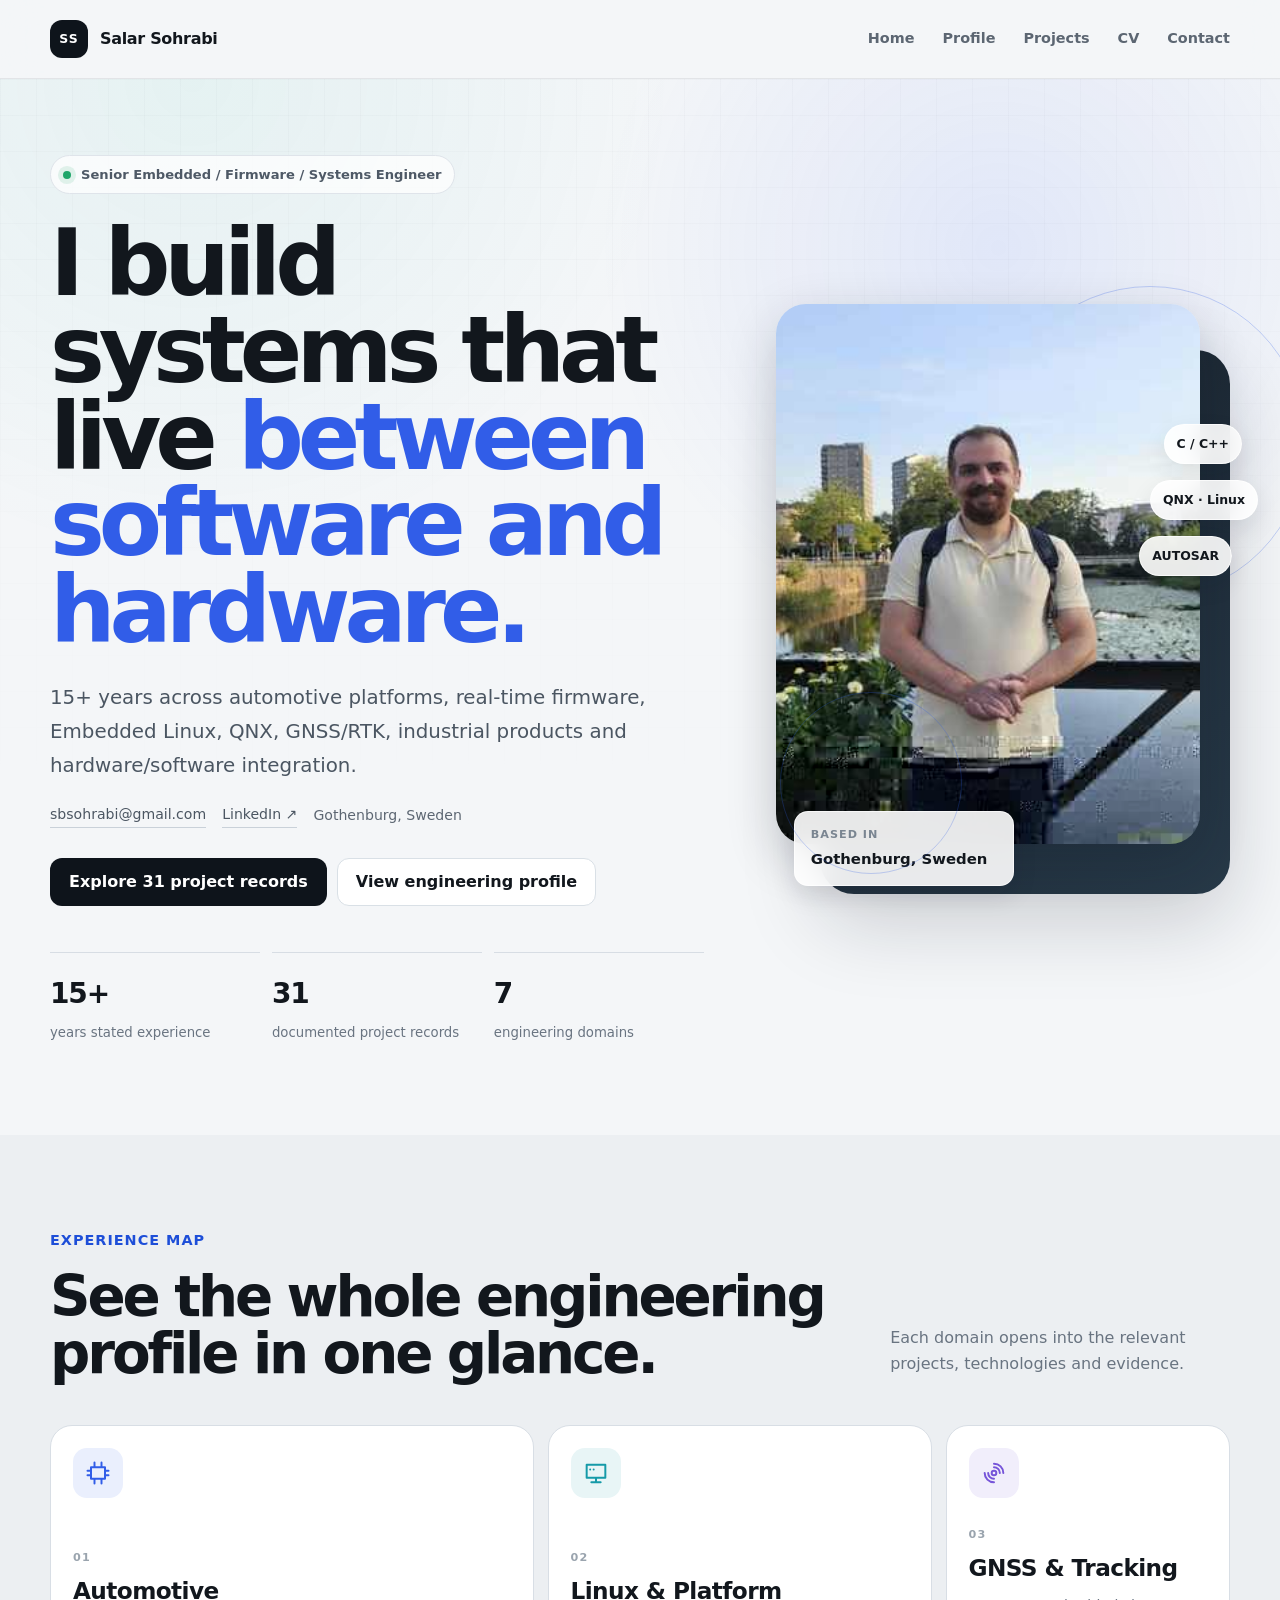
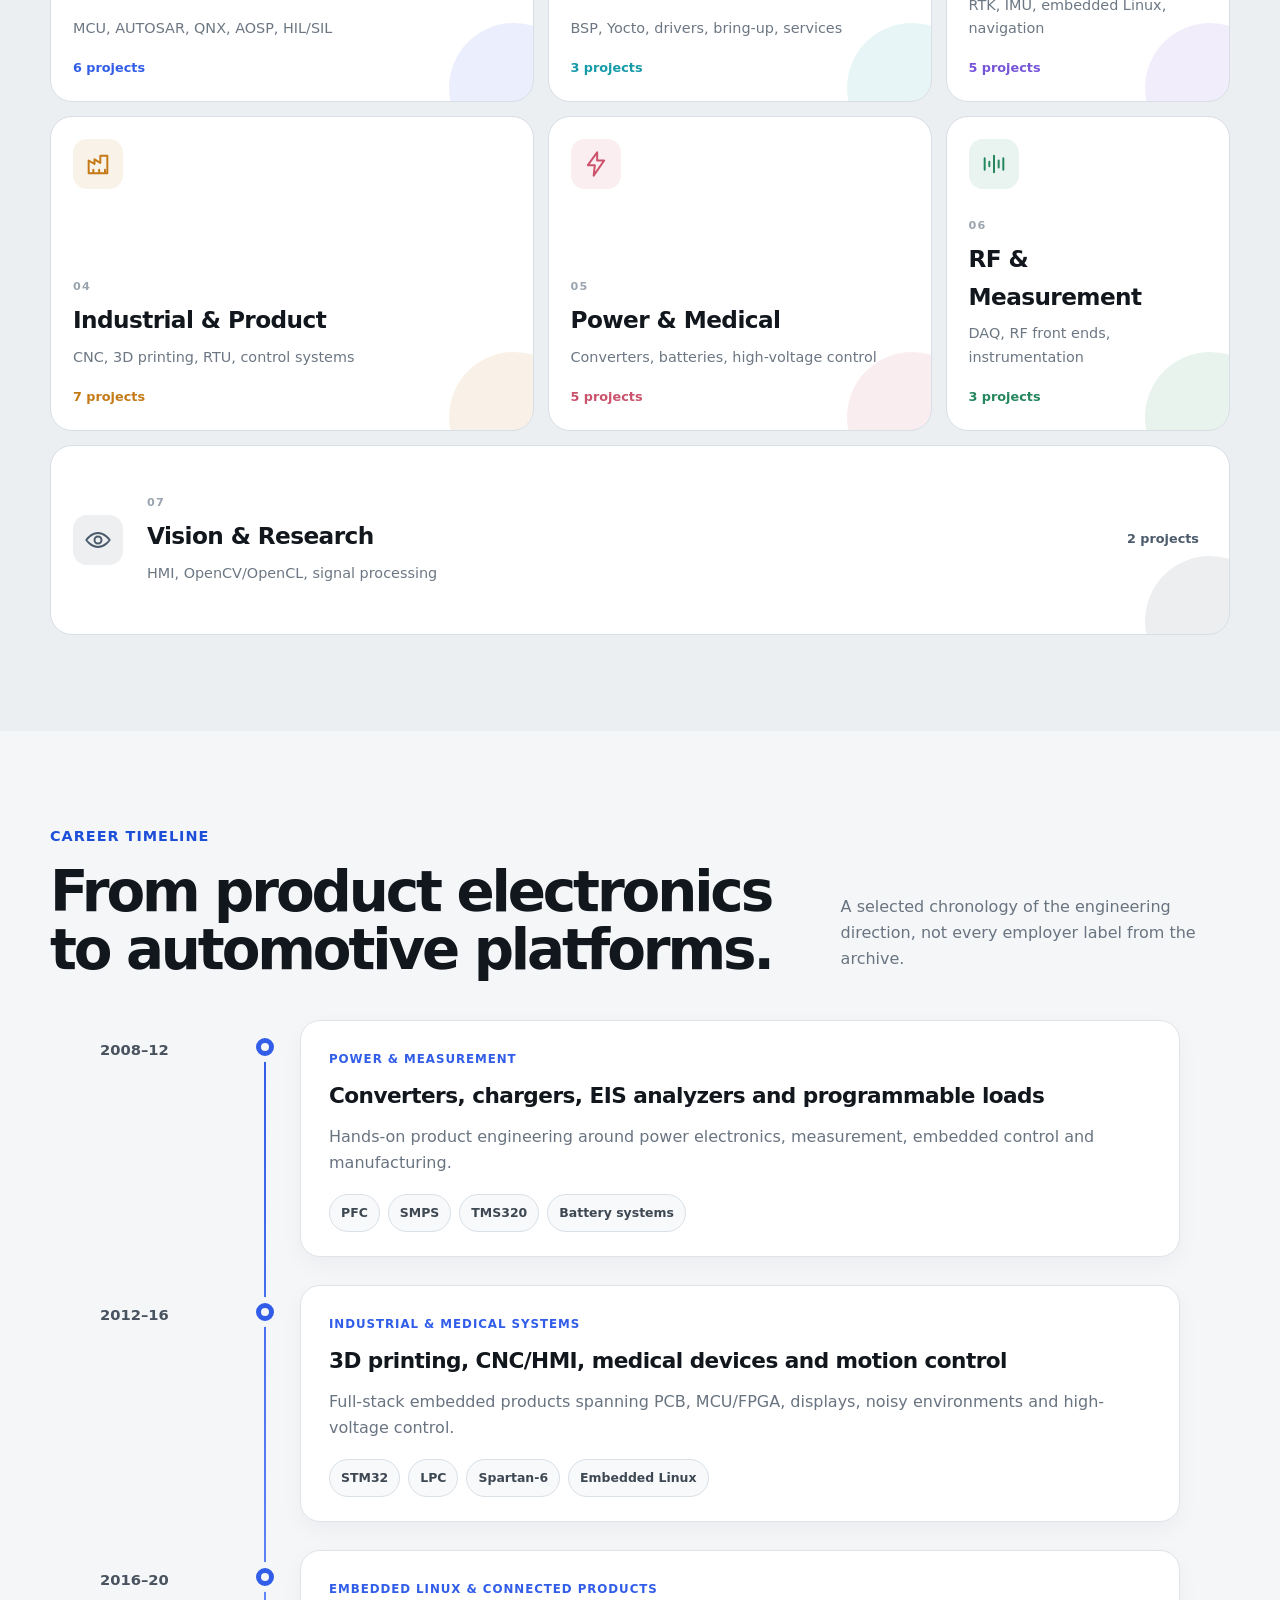
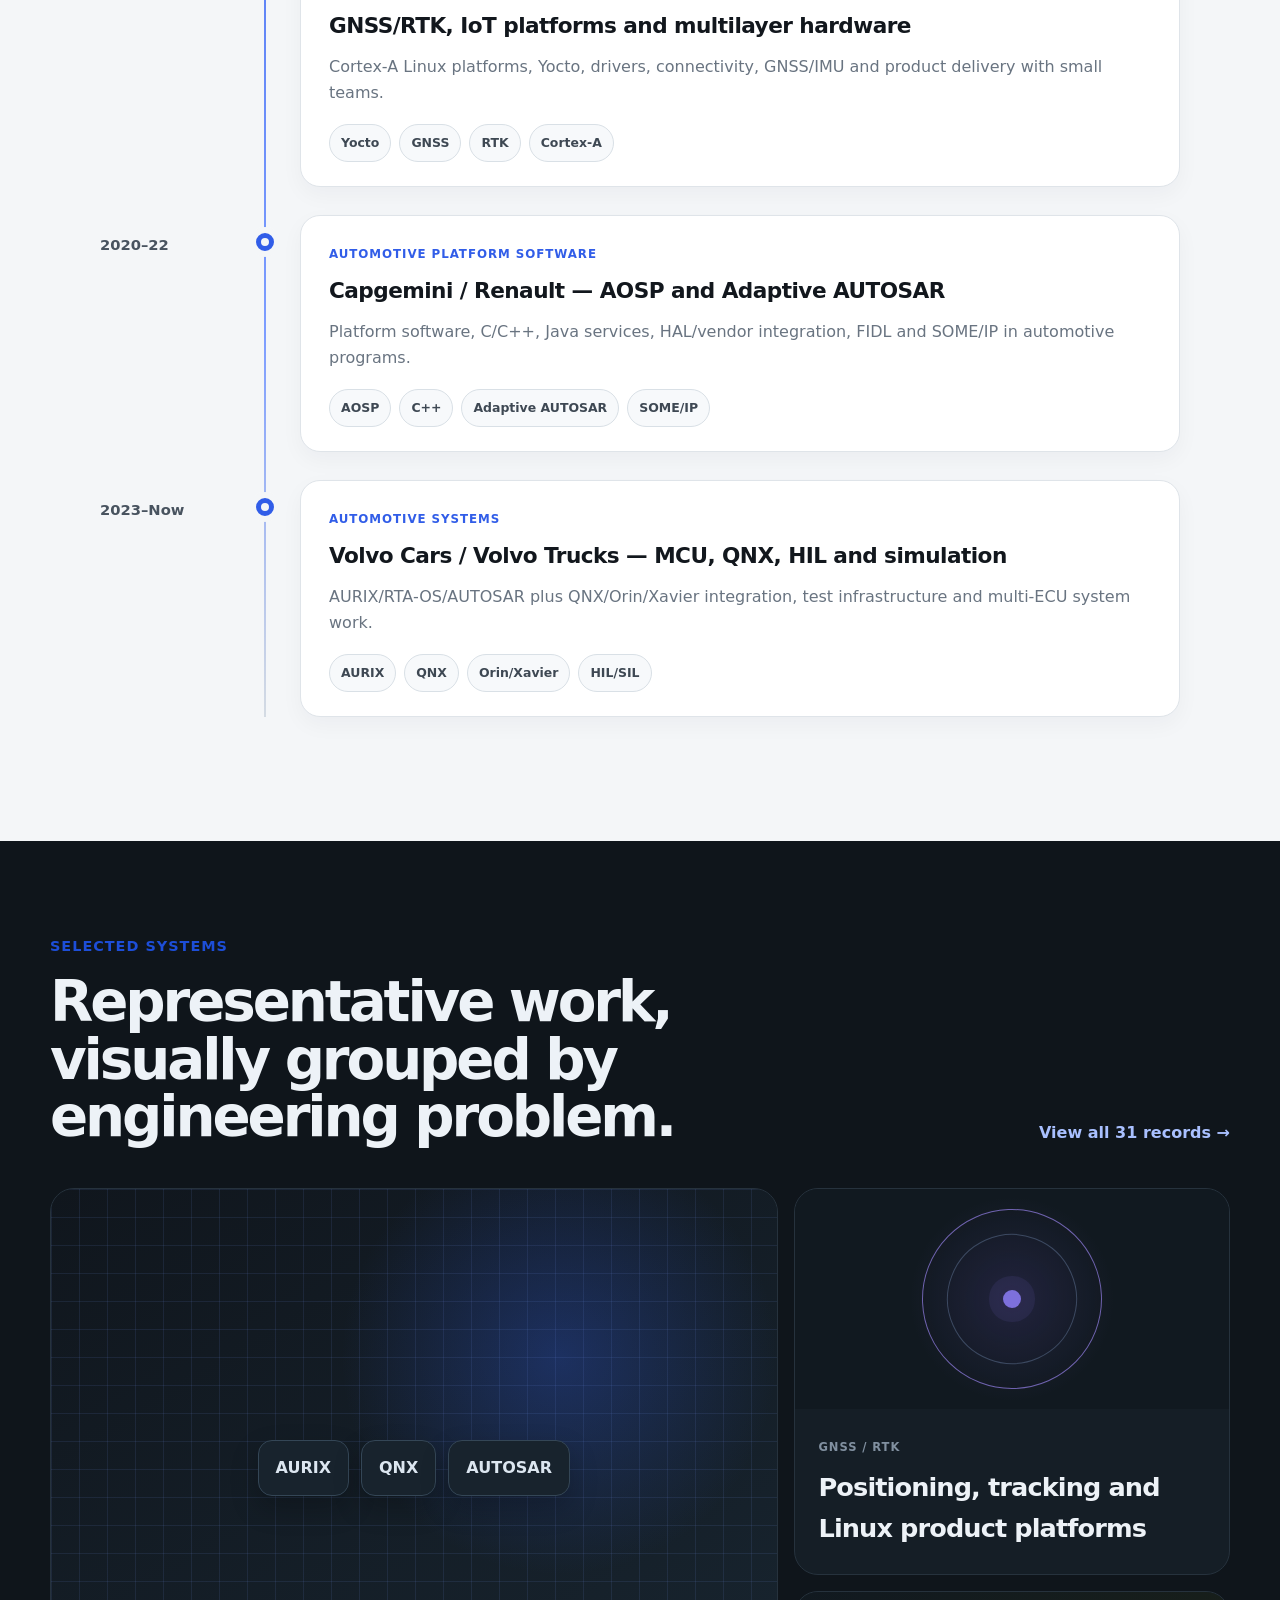
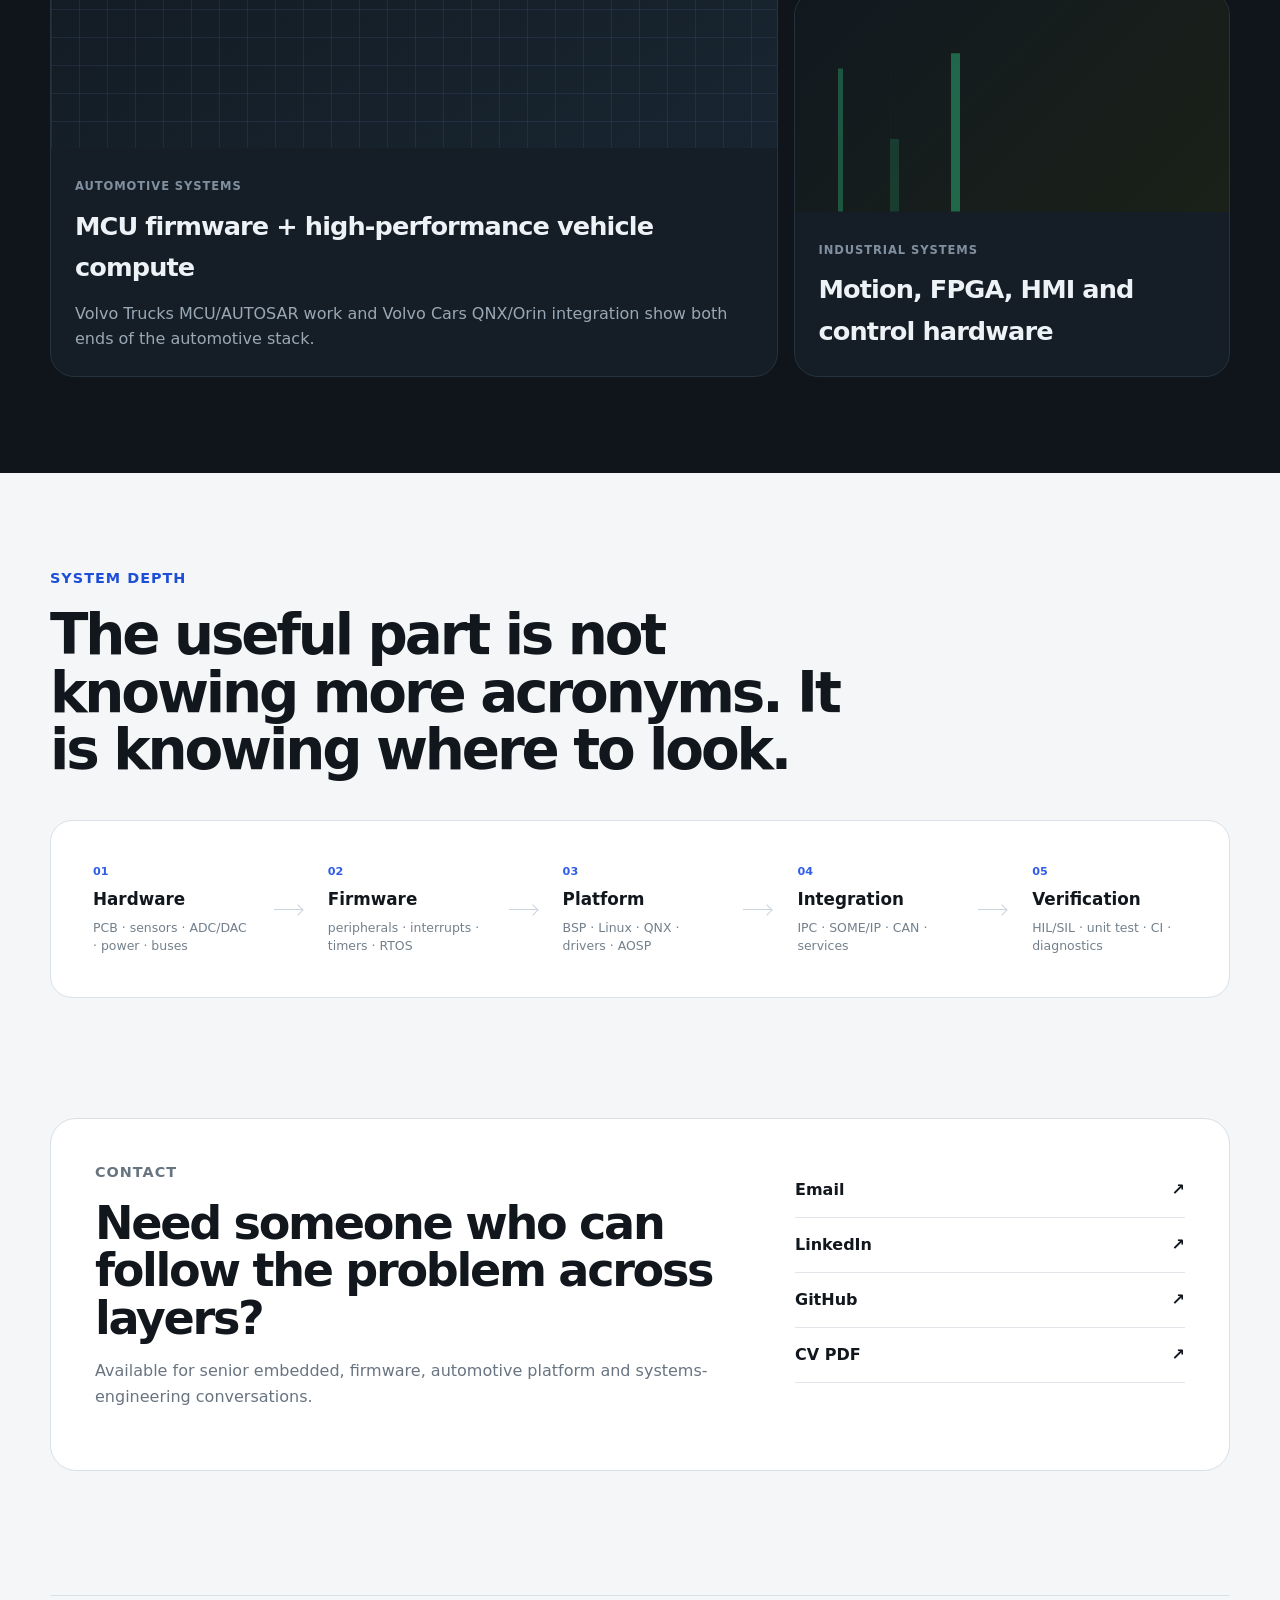
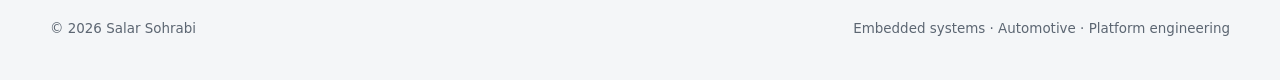
<file: index.html>
<!doctype html>
<html lang="en">
<head>
  <meta charset="utf-8">
  <meta name="viewport" content="width=device-width, initial-scale=1">
  <meta name="theme-color" content="#f4f6f8">
  <meta name="color-scheme" content="light">
  <title>Salar Sohrabi — Senior Embedded & Systems Engineer</title>
  <meta name="description" content="Senior embedded systems engineer with 15+ years across automotive software, real-time firmware, QNX, Embedded Linux, AUTOSAR, hardware/software integration and product engineering.">
  <meta name="author" content="Salar Sohrabi">
  <link rel="canonical" href="https://salarsohrabi.github.io/">
  <meta property="og:type" content="website">
  <meta property="og:title" content="Salar Sohrabi — Senior Embedded & Systems Engineer">
  <meta property="og:description" content="Embedded systems across the stack: MCU/RTOS, automotive software, QNX/Linux platforms, BSP, integration and product engineering.">
  <meta property="og:url" content="https://salarsohrabi.github.io/">
  <meta property="og:image" content="https://salarsohrabi.github.io/assets/profile-photo.jpg">
  <meta name="twitter:card" content="summary_large_image">
  <link rel="icon" href="assets/favicon.svg" type="image/svg+xml">
  <link rel="stylesheet" href="styles.css">
  <link rel="stylesheet" href="custom.css">
  <link rel="stylesheet" href="portfolio.css">
  <script type="application/ld+json">
  {
    "@context":"https://schema.org",
    "@type":"Person",
    "name":"Salar Sohrabi",
    "url":"https://salarsohrabi.github.io/",
    "jobTitle":"Senior Embedded & Systems Engineer",
    "sameAs":["https://github.com/salarsohrabi","https://www.linkedin.com/in/salarsohrabi"],
    "knowsAbout":["C","C++","Embedded Linux","QNX","AUTOSAR","ARM","AURIX","Yocto","AOSP","ISO 26262","GNSS","Hardware Software Integration"]
  }
  </script>
</head>
<body class="visual-site">
  <a class="skip-link" href="#main">Skip to content</a>

  <header class="site-header" data-header>
    <div class="shell header-inner">
      <a class="brand" href="#top" aria-label="Salar Sohrabi — home">
        <span class="brand-mark" aria-hidden="true">SS</span>
        <span class="brand-name">Salar Sohrabi</span>
      </a>
      <button class="nav-toggle" type="button" aria-expanded="false" aria-controls="site-nav" data-nav-toggle>
        <span></span><span></span><span class="sr-only">Toggle navigation</span>
      </button>
      <nav class="site-nav" id="site-nav" aria-label="Primary navigation" data-nav>
        <a href="index.html" aria-current="page">Home</a>
        <a href="profile.html">Profile</a>
        <a href="projects.html">Projects</a>
        <a href="assets/Salar_Sohrabi_CV.pdf" target="_blank" rel="noreferrer">CV</a>
        <a href="#contact">Contact</a>
      </nav>
    </div>
  </header>

  <main id="main">
    <section class="v-hero" id="top">
      <div class="shell v-hero-grid">
        <div class="v-hero-copy reveal">
          <div class="v-status"><span></span> Senior Embedded / Firmware / Systems Engineer</div>
          <h1>I build systems that live <em>between software and hardware.</em></h1>
          <p class="hero-intro">
            15+ years across automotive platforms, real-time firmware, Embedded Linux, QNX,
            GNSS/RTK, industrial products and hardware/software integration.
          </p>
          <div class="v-hero-actions">
            <a class="button button-primary" href="projects.html">Explore 31 project records</a>
            <a class="button button-quiet" href="profile.html">View engineering profile</a>
          </div>
          <div class="v-proof-row" aria-label="Career highlights">
            <div><strong>15+</strong><span>years stated experience</span></div>
            <div><strong>31</strong><span>documented project records</span></div>
            <div><strong>7</strong><span>engineering domains</span></div>
          </div>
        </div>

        <aside class="v-portrait-card reveal" aria-label="Salar Sohrabi profile">
          <div class="v-portrait-bg"></div>
          <img src="assets/profile-photo.jpg" alt="Salar Sohrabi">
          <div class="v-portrait-caption">
            <span>Based in</span>
            <strong>Gothenburg, Sweden</strong>
          </div>
          <div class="v-portrait-badge v-badge-one">C / C++</div>
          <div class="v-portrait-badge v-badge-two">QNX · Linux</div>
          <div class="v-portrait-badge v-badge-three">AUTOSAR</div>
        </aside>
      </div>
    </section>

    <section class="v-section v-section-soft" id="map">
      <div class="shell">
        <div class="v-section-head reveal">
          <div>
            <p class="eyebrow">Experience map</p>
            <h2>See the whole engineering profile in one glance.</h2>
          </div>
          <p>Each domain opens into the relevant projects, technologies and evidence.</p>
        </div>

        <div class="v-domain-grid">
          <a class="v-domain-card reveal" href="projects.html?filter=Automotive" data-tone="blue">
            <div class="v-domain-icon" aria-hidden="true">
              <svg viewBox="0 0 24 24"><path d="M6 7h12v10H6zM9 3v4M15 3v4M9 17v4M15 17v4M3 10h3M18 10h3M3 14h3M18 14h3"/></svg>
            </div>
            <div><span>01</span><strong>Automotive</strong><p>MCU, AUTOSAR, QNX, AOSP, HIL/SIL</p></div>
            <b>6 projects</b>
          </a>

          <a class="v-domain-card reveal" href="projects.html?filter=Linux%20%26%20Platform" data-tone="cyan">
            <div class="v-domain-icon" aria-hidden="true">
              <svg viewBox="0 0 24 24"><path d="M4 5h16v11H4zM8 20h8M12 16v4M7 9h.01M10 9h.01"/></svg>
            </div>
            <div><span>02</span><strong>Linux & Platform</strong><p>BSP, Yocto, drivers, bring-up, services</p></div>
            <b>3 projects</b>
          </a>

          <a class="v-domain-card reveal" href="projects.html?filter=GNSS%20%26%20Tracking" data-tone="violet">
            <div class="v-domain-icon" aria-hidden="true">
              <svg viewBox="0 0 24 24"><circle cx="12" cy="12" r="2"/><path d="M12 4a8 8 0 0 1 8 8M12 7a5 5 0 0 1 5 5M4 12a8 8 0 0 0 8 8M7 12a5 5 0 0 0 5 5"/></svg>
            </div>
            <div><span>03</span><strong>GNSS & Tracking</strong><p>RTK, IMU, embedded Linux, navigation</p></div>
            <b>5 projects</b>
          </a>

          <a class="v-domain-card reveal" href="projects.html?filter=Industrial%20%26%20Product" data-tone="amber">
            <div class="v-domain-icon" aria-hidden="true">
              <svg viewBox="0 0 24 24"><path d="M4 20V9l5 3V8l5 3V5h6v15zM8 20v-3M13 20v-3M18 20v-3"/></svg>
            </div>
            <div><span>04</span><strong>Industrial & Product</strong><p>CNC, 3D printing, RTU, control systems</p></div>
            <b>7 projects</b>
          </a>

          <a class="v-domain-card reveal" href="projects.html?filter=Power%20%26%20Medical" data-tone="rose">
            <div class="v-domain-icon" aria-hidden="true">
              <svg viewBox="0 0 24 24"><path d="M13 2 5 13h6l-1 9 9-13h-6z"/></svg>
            </div>
            <div><span>05</span><strong>Power & Medical</strong><p>Converters, batteries, high-voltage control</p></div>
            <b>5 projects</b>
          </a>

          <a class="v-domain-card reveal" href="projects.html?filter=RF%20%26%20Measurement" data-tone="green">
            <div class="v-domain-icon" aria-hidden="true">
              <svg viewBox="0 0 24 24"><path d="M4 17V7M8 14V10M12 19V5M16 15V9M20 17V7"/></svg>
            </div>
            <div><span>06</span><strong>RF & Measurement</strong><p>DAQ, RF front ends, instrumentation</p></div>
            <b>3 projects</b>
          </a>

          <a class="v-domain-card reveal" href="projects.html?filter=Vision%20%26%20Research" data-tone="slate">
            <div class="v-domain-icon" aria-hidden="true">
              <svg viewBox="0 0 24 24"><path d="M2 12s4-6 10-6 10 6 10 6-4 6-10 6S2 12 2 12z"/><circle cx="12" cy="12" r="3"/></svg>
            </div>
            <div><span>07</span><strong>Vision & Research</strong><p>HMI, OpenCV/OpenCL, signal processing</p></div>
            <b>2 projects</b>
          </a>
        </div>
      </div>
    </section>

    <section class="v-section" id="timeline">
      <div class="shell">
        <div class="v-section-head reveal">
          <div>
            <p class="eyebrow">Career timeline</p>
            <h2>From product electronics to automotive platforms.</h2>
          </div>
          <p>A selected chronology of the engineering direction, not every employer label from the archive.</p>
        </div>

        <div class="v-timeline">
          <article class="v-time-item reveal">
            <div class="v-time-year">2008–12</div>
            <div class="v-time-node"></div>
            <div class="v-time-card">
              <span>Power & measurement</span>
              <h3>Converters, chargers, EIS analyzers and programmable loads</h3>
              <p>Hands-on product engineering around power electronics, measurement, embedded control and manufacturing.</p>
              <div class="tag-row"><span>PFC</span><span>SMPS</span><span>TMS320</span><span>Battery systems</span></div>
            </div>
          </article>

          <article class="v-time-item reveal">
            <div class="v-time-year">2012–16</div>
            <div class="v-time-node"></div>
            <div class="v-time-card">
              <span>Industrial & medical systems</span>
              <h3>3D printing, CNC/HMI, medical devices and motion control</h3>
              <p>Full-stack embedded products spanning PCB, MCU/FPGA, displays, noisy environments and high-voltage control.</p>
              <div class="tag-row"><span>STM32</span><span>LPC</span><span>Spartan-6</span><span>Embedded Linux</span></div>
            </div>
          </article>

          <article class="v-time-item reveal">
            <div class="v-time-year">2016–20</div>
            <div class="v-time-node"></div>
            <div class="v-time-card">
              <span>Embedded Linux & connected products</span>
              <h3>GNSS/RTK, IoT platforms and multilayer hardware</h3>
              <p>Cortex-A Linux platforms, Yocto, drivers, connectivity, GNSS/IMU and product delivery with small teams.</p>
              <div class="tag-row"><span>Yocto</span><span>GNSS</span><span>RTK</span><span>Cortex-A</span></div>
            </div>
          </article>

          <article class="v-time-item reveal">
            <div class="v-time-year">2020–22</div>
            <div class="v-time-node"></div>
            <div class="v-time-card">
              <span>Automotive platform software</span>
              <h3>Capgemini / Renault — AOSP and Adaptive AUTOSAR</h3>
              <p>Platform software, C/C++, Java services, HAL/vendor integration, FIDL and SOME/IP in automotive programs.</p>
              <div class="tag-row"><span>AOSP</span><span>C++</span><span>Adaptive AUTOSAR</span><span>SOME/IP</span></div>
            </div>
          </article>

          <article class="v-time-item reveal">
            <div class="v-time-year">2023–Now</div>
            <div class="v-time-node"></div>
            <div class="v-time-card">
              <span>Automotive systems</span>
              <h3>Volvo Cars / Volvo Trucks — MCU, QNX, HIL and simulation</h3>
              <p>AURIX/RTA-OS/AUTOSAR plus QNX/Orin/Xavier integration, test infrastructure and multi-ECU system work.</p>
              <div class="tag-row"><span>AURIX</span><span>QNX</span><span>Orin/Xavier</span><span>HIL/SIL</span></div>
            </div>
          </article>
        </div>
      </div>
    </section>

    <section class="v-section v-section-dark" id="featured">
      <div class="shell">
        <div class="v-section-head v-head-dark reveal">
          <div>
            <p class="eyebrow">Selected systems</p>
            <h2>Representative work, visually grouped by engineering problem.</h2>
          </div>
          <a class="v-inline-link" href="projects.html">View all 31 records →</a>
        </div>

        <div class="v-feature-grid">
          <a class="v-feature-card v-feature-wide reveal" href="projects.html?filter=Automotive">
            <div class="v-feature-art v-art-auto">
              <span class="v-chip">AURIX</span><span class="v-chip">QNX</span><span class="v-chip">AUTOSAR</span>
              <div class="v-art-lines"></div>
            </div>
            <div class="v-feature-copy">
              <span>Automotive systems</span>
              <h3>MCU firmware + high-performance vehicle compute</h3>
              <p>Volvo Trucks MCU/AUTOSAR work and Volvo Cars QNX/Orin integration show both ends of the automotive stack.</p>
            </div>
          </a>

          <a class="v-feature-card reveal" href="projects.html?filter=GNSS%20%26%20Tracking">
            <div class="v-feature-art v-art-gnss"><div class="v-orbit"></div><div class="v-dot"></div></div>
            <div class="v-feature-copy">
              <span>GNSS / RTK</span>
              <h3>Positioning, tracking and Linux product platforms</h3>
            </div>
          </a>

          <a class="v-feature-card reveal" href="projects.html?filter=Industrial%20%26%20Product">
            <div class="v-feature-art v-art-control"><div class="v-wave"></div></div>
            <div class="v-feature-copy">
              <span>Industrial systems</span>
              <h3>Motion, FPGA, HMI and control hardware</h3>
            </div>
          </a>
        </div>
      </div>
    </section>

    <section class="v-section" id="layers">
      <div class="shell">
        <div class="v-section-head reveal">
          <div>
            <p class="eyebrow">System depth</p>
            <h2>The useful part is not knowing more acronyms. It is knowing where to look.</h2>
          </div>
        </div>
        <div class="v-layer-track reveal" aria-label="System engineering layers">
          <div><span>01</span><strong>Hardware</strong><p>PCB · sensors · ADC/DAC · power · buses</p></div>
          <i></i>
          <div><span>02</span><strong>Firmware</strong><p>peripherals · interrupts · timers · RTOS</p></div>
          <i></i>
          <div><span>03</span><strong>Platform</strong><p>BSP · Linux · QNX · drivers · AOSP</p></div>
          <i></i>
          <div><span>04</span><strong>Integration</strong><p>IPC · SOME/IP · CAN · services</p></div>
          <i></i>
          <div><span>05</span><strong>Verification</strong><p>HIL/SIL · unit test · CI · diagnostics</p></div>
        </div>
      </div>
    </section>

    <section class="v-section v-contact-section" id="contact">
      <div class="shell v-contact-card reveal">
        <div>
          <p class="eyebrow">Contact</p>
          <h2>Need someone who can follow the problem across layers?</h2>
          <p>Available for senior embedded, firmware, automotive platform and systems-engineering conversations.</p>
        </div>
        <div class="v-contact-links">
          <a href="mailto:sbsohrabi@gmail.com">Email <span>↗</span></a>
          <a href="https://www.linkedin.com/in/salarsohrabi" target="_blank" rel="noreferrer">LinkedIn <span>↗</span></a>
          <a href="https://github.com/salarsohrabi" target="_blank" rel="noreferrer">GitHub <span>↗</span></a>
          <a href="assets/Salar_Sohrabi_CV.pdf" target="_blank" rel="noreferrer">CV PDF <span>↗</span></a>
        </div>
      </div>
    </section>
  </main>

  <footer class="site-footer">
    <div class="shell footer-inner">
      <p>© <span data-year></span> Salar Sohrabi</p>
      <p>Embedded systems · Automotive · Platform engineering</p>
    </div>
  </footer>

  <script src="script.js"></script>
</body>
</html>
</file>
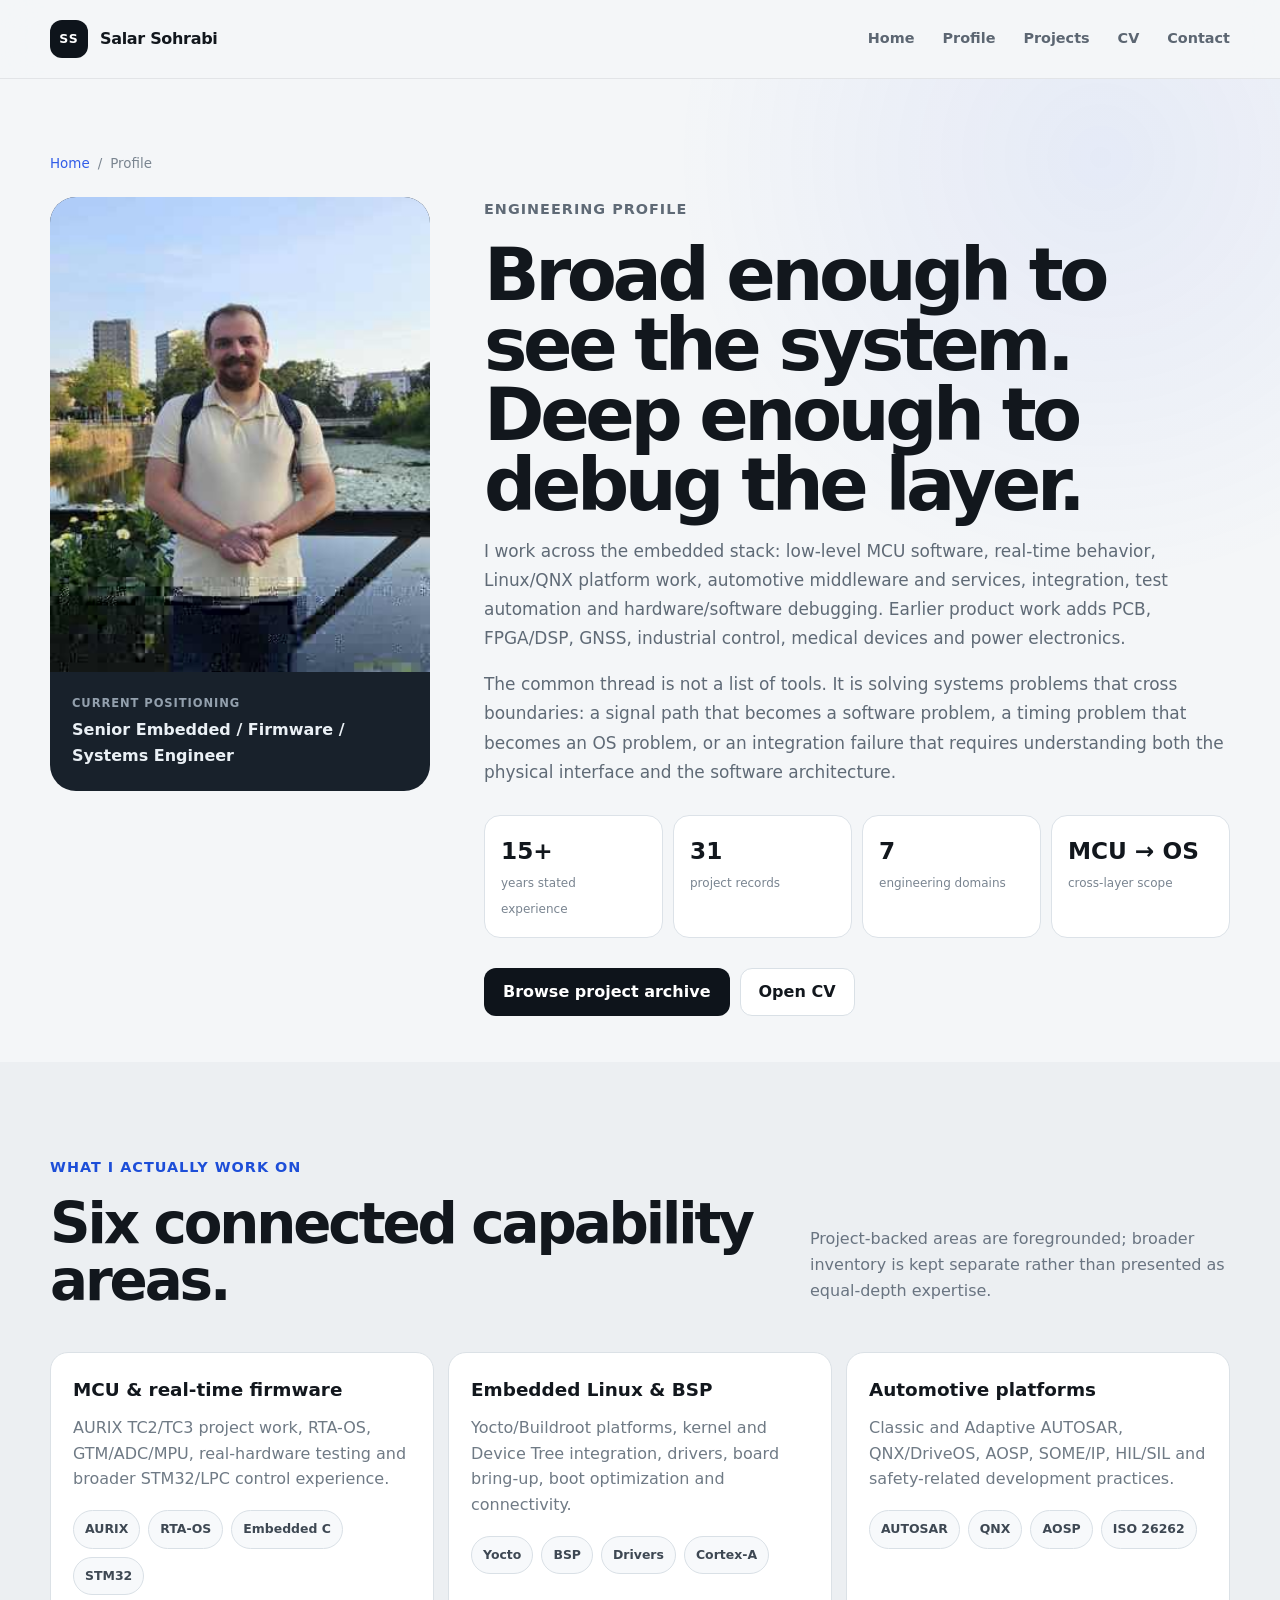
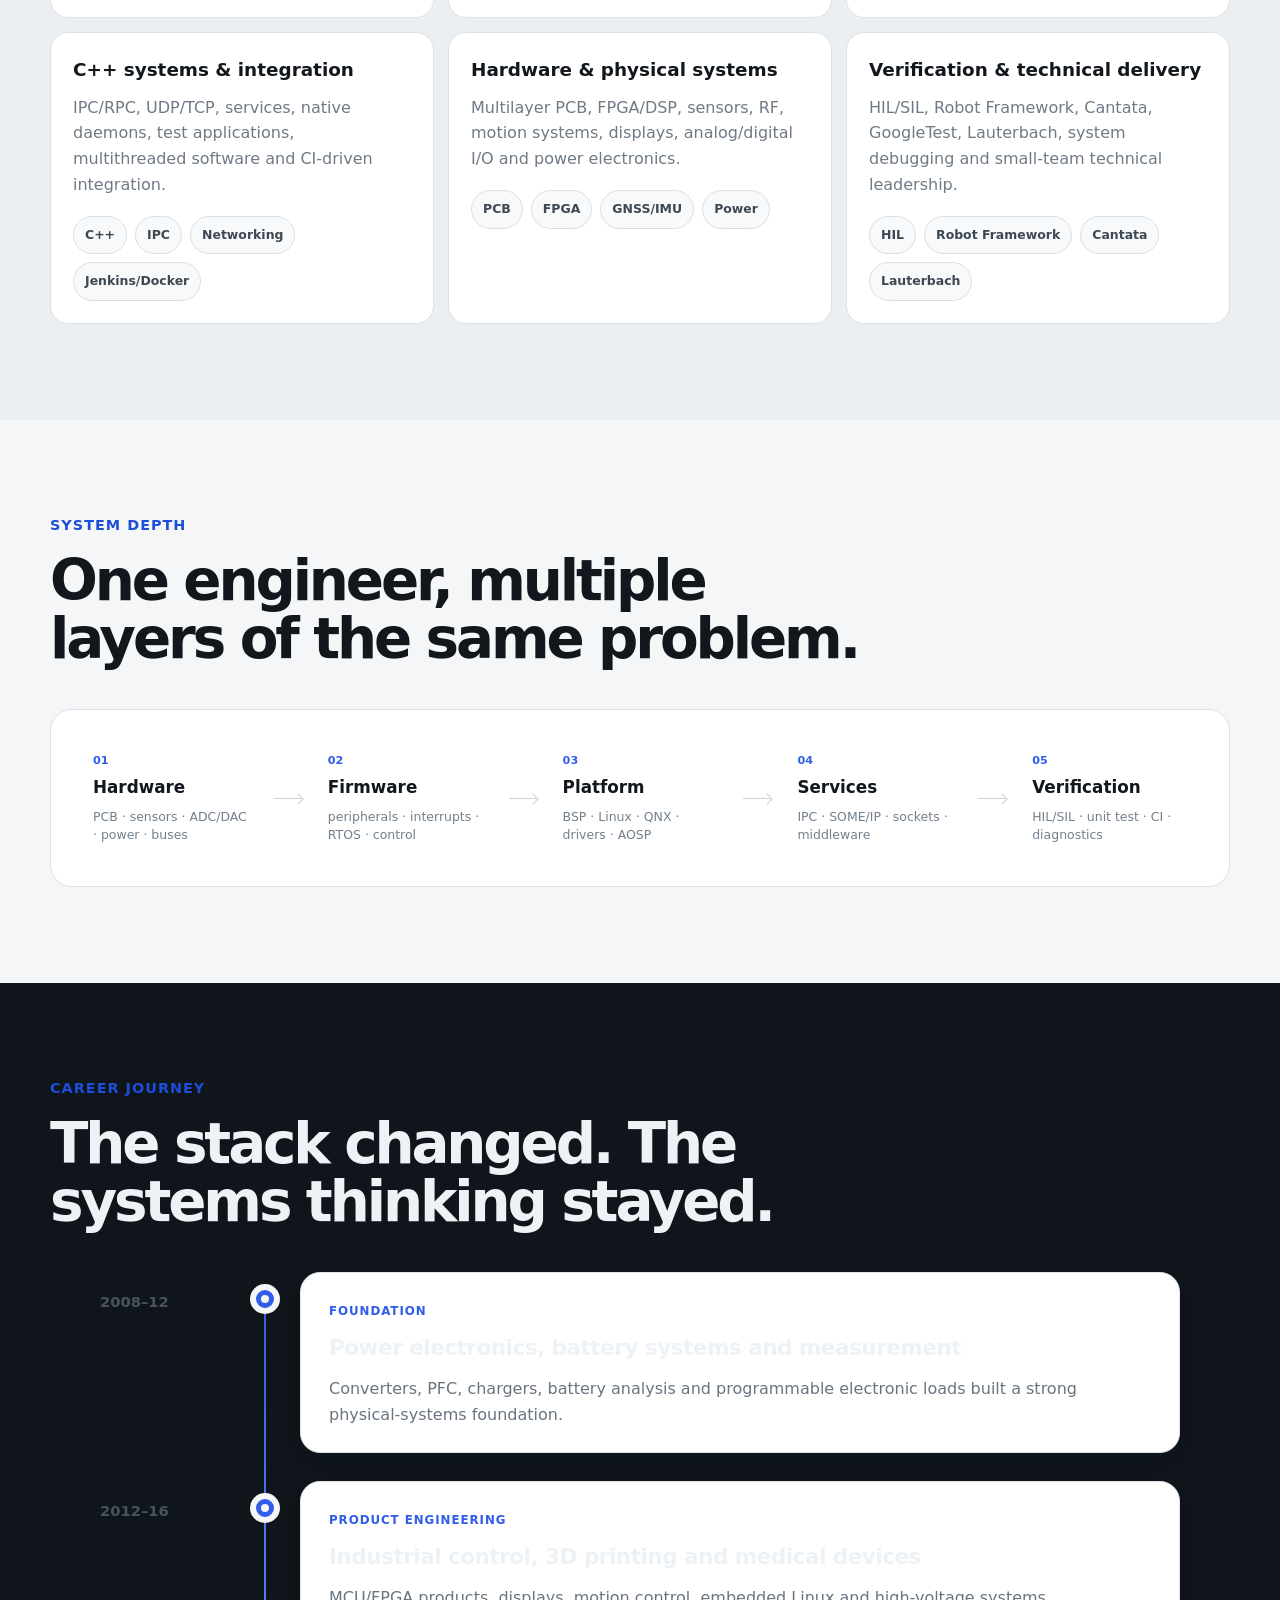
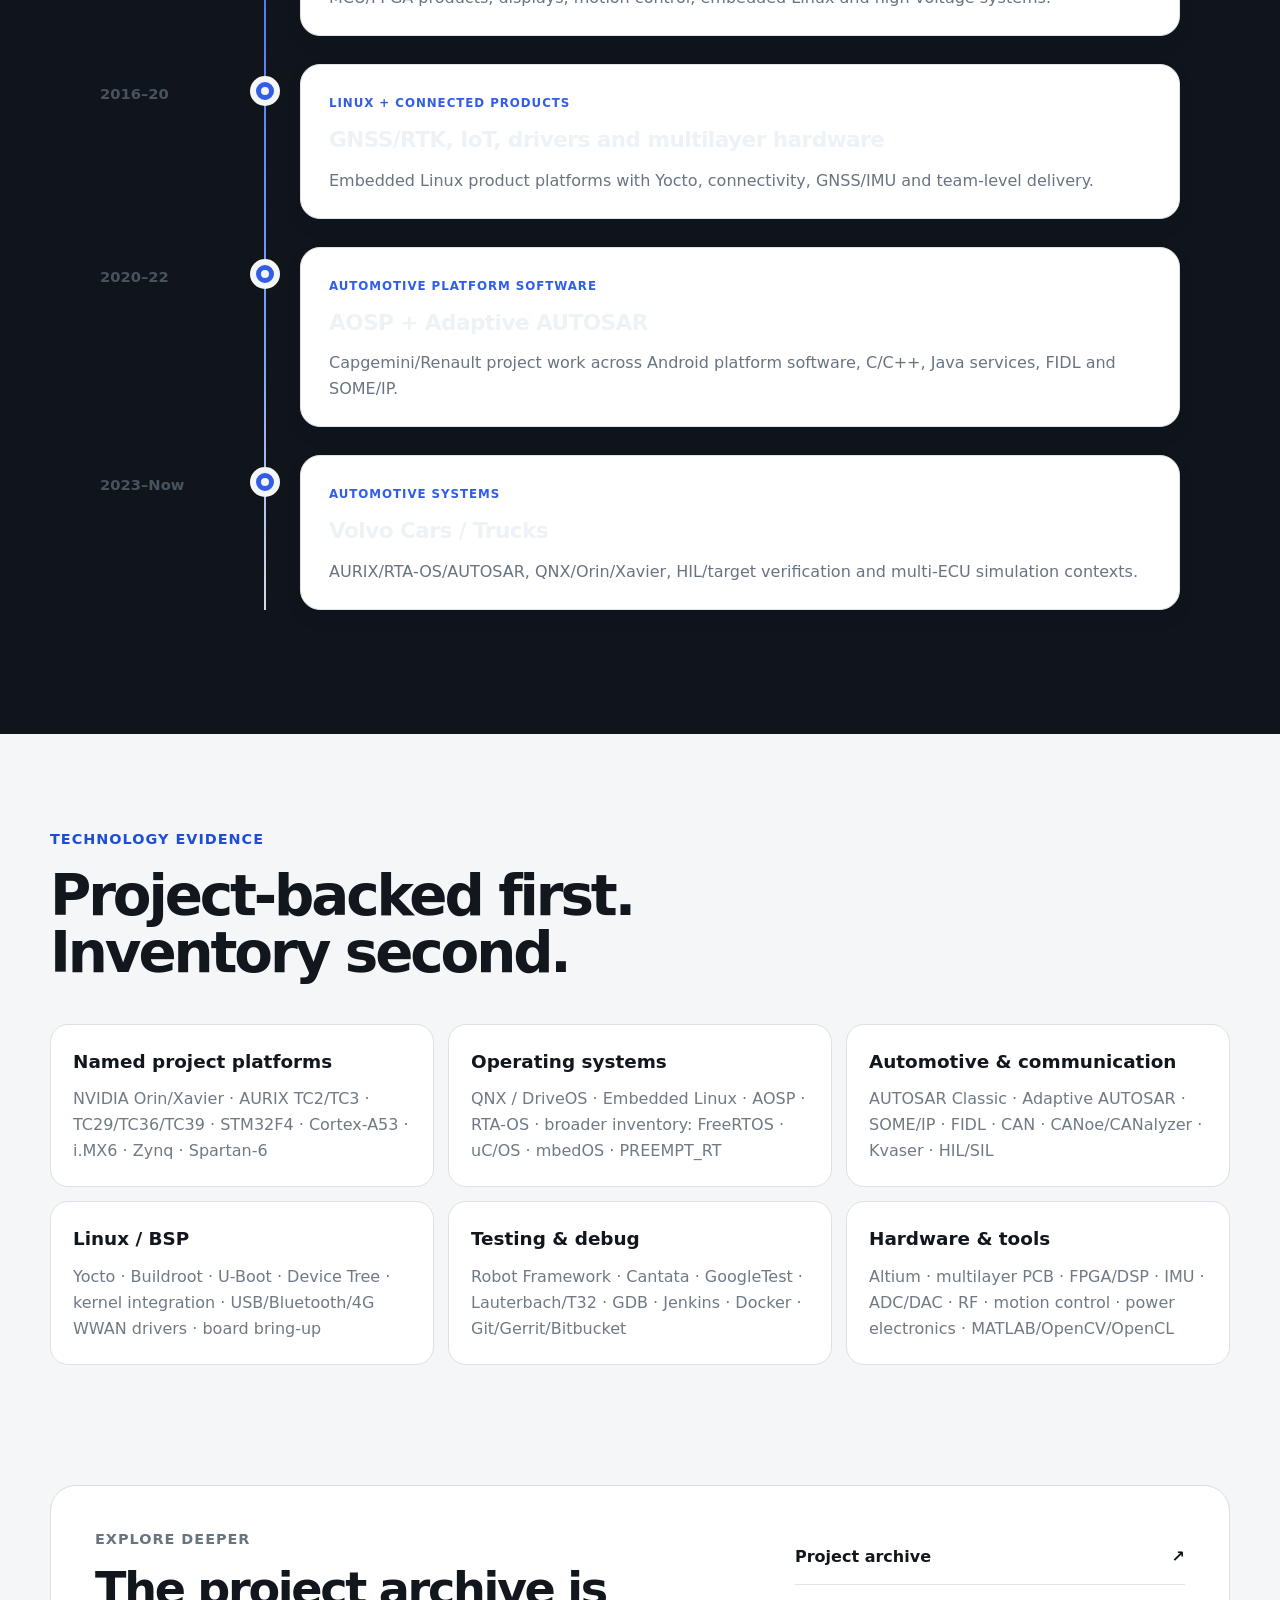
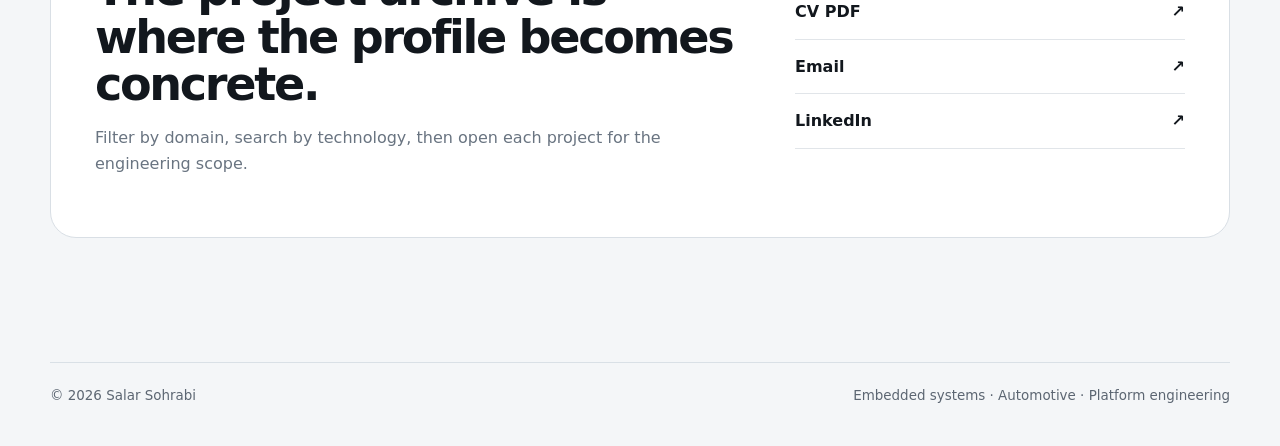
<file: profile.html>
<!doctype html>
<html lang="en">
<head>
  <meta charset="utf-8">
  <meta name="viewport" content="width=device-width, initial-scale=1">
  <meta name="theme-color" content="#f4f6f8">
  <meta name="color-scheme" content="light">
  <title>Profile — Salar Sohrabi</title>
  <meta name="description" content="Detailed engineering profile for Salar Sohrabi: embedded firmware, automotive, MCU/RTOS, QNX, Embedded Linux, BSP, hardware/software integration and product engineering.">
  <link rel="canonical" href="https://salarsohrabi.github.io/profile.html">
  <link rel="icon" href="assets/favicon.svg" type="image/svg+xml">
  <link rel="stylesheet" href="styles.css">
  <link rel="stylesheet" href="custom.css">
  <link rel="stylesheet" href="portfolio.css">
</head>
<body class="visual-site">
  <a class="skip-link" href="#main">Skip to content</a>
  <header class="site-header" data-header>
    <div class="shell header-inner">
      <a class="brand" href="index.html"><span class="brand-mark">SS</span><span class="brand-name">Salar Sohrabi</span></a>
      <button class="nav-toggle" type="button" aria-expanded="false" aria-controls="site-nav" data-nav-toggle><span></span><span></span><span class="sr-only">Toggle navigation</span></button>
      <nav class="site-nav" id="site-nav" data-nav>
        <a href="index.html">Home</a>
        <a href="profile.html" aria-current="page">Profile</a>
        <a href="projects.html">Projects</a>
        <a href="assets/Salar_Sohrabi_CV.pdf" target="_blank" rel="noreferrer">CV</a>
        <a href="index.html#contact">Contact</a>
      </nav>
    </div>
  </header>

  <main id="main">
    <section class="page-hero">
      <div class="shell">
        <div class="breadcrumbs"><a href="index.html">Home</a><span>/</span><span>Profile</span></div>
        <div class="v-profile-hero">
          <aside class="v-profile-photo reveal">
            <img src="assets/profile-photo.jpg" alt="Salar Sohrabi">
            <div class="v-profile-photo-info">
              <span>Current positioning</span>
              <strong>Senior Embedded / Firmware / Systems Engineer</strong>
            </div>
          </aside>

          <div class="v-profile-main reveal">
            <p class="eyebrow">Engineering profile</p>
            <h1>Broad enough to see the system. Deep enough to debug the layer.</h1>
            <p>
              I work across the embedded stack: low-level MCU software, real-time behavior, Linux/QNX platform work,
              automotive middleware and services, integration, test automation and hardware/software debugging.
              Earlier product work adds PCB, FPGA/DSP, GNSS, industrial control, medical devices and power electronics.
            </p>
            <p>
              The common thread is not a list of tools. It is solving systems problems that cross boundaries:
              a signal path that becomes a software problem, a timing problem that becomes an OS problem,
              or an integration failure that requires understanding both the physical interface and the software architecture.
            </p>

            <div class="v-profile-kpi">
              <div><strong>15+</strong><span>years stated experience</span></div>
              <div><strong>31</strong><span>project records</span></div>
              <div><strong>7</strong><span>engineering domains</span></div>
              <div><strong>MCU → OS</strong><span>cross-layer scope</span></div>
            </div>

            <div class="v-hero-actions">
              <a class="button button-primary" href="projects.html">Browse project archive</a>
              <a class="button button-quiet" href="assets/Salar_Sohrabi_CV.pdf" target="_blank" rel="noreferrer">Open CV</a>
            </div>
          </div>
        </div>
      </div>
    </section>

    <section class="v-section v-section-soft">
      <div class="shell">
        <div class="v-section-head reveal">
          <div>
            <p class="eyebrow">What I actually work on</p>
            <h2>Six connected capability areas.</h2>
          </div>
          <p>Project-backed areas are foregrounded; broader inventory is kept separate rather than presented as equal-depth expertise.</p>
        </div>

        <div class="v-skill-matrix">
          <article class="v-skill-card reveal">
            <h3>MCU & real-time firmware</h3>
            <p>AURIX TC2/TC3 project work, RTA-OS, GTM/ADC/MPU, real-hardware testing and broader STM32/LPC control experience.</p>
            <div class="tag-row"><span>AURIX</span><span>RTA-OS</span><span>Embedded C</span><span>STM32</span></div>
          </article>
          <article class="v-skill-card reveal">
            <h3>Embedded Linux & BSP</h3>
            <p>Yocto/Buildroot platforms, kernel and Device Tree integration, drivers, board bring-up, boot optimization and connectivity.</p>
            <div class="tag-row"><span>Yocto</span><span>BSP</span><span>Drivers</span><span>Cortex-A</span></div>
          </article>
          <article class="v-skill-card reveal">
            <h3>Automotive platforms</h3>
            <p>Classic and Adaptive AUTOSAR, QNX/DriveOS, AOSP, SOME/IP, HIL/SIL and safety-related development practices.</p>
            <div class="tag-row"><span>AUTOSAR</span><span>QNX</span><span>AOSP</span><span>ISO 26262</span></div>
          </article>
          <article class="v-skill-card reveal">
            <h3>C++ systems & integration</h3>
            <p>IPC/RPC, UDP/TCP, services, native daemons, test applications, multithreaded software and CI-driven integration.</p>
            <div class="tag-row"><span>C++</span><span>IPC</span><span>Networking</span><span>Jenkins/Docker</span></div>
          </article>
          <article class="v-skill-card reveal">
            <h3>Hardware & physical systems</h3>
            <p>Multilayer PCB, FPGA/DSP, sensors, RF, motion systems, displays, analog/digital I/O and power electronics.</p>
            <div class="tag-row"><span>PCB</span><span>FPGA</span><span>GNSS/IMU</span><span>Power</span></div>
          </article>
          <article class="v-skill-card reveal">
            <h3>Verification & technical delivery</h3>
            <p>HIL/SIL, Robot Framework, Cantata, GoogleTest, Lauterbach, system debugging and small-team technical leadership.</p>
            <div class="tag-row"><span>HIL</span><span>Robot Framework</span><span>Cantata</span><span>Lauterbach</span></div>
          </article>
        </div>
      </div>
    </section>

    <section class="v-section">
      <div class="shell">
        <div class="v-section-head reveal">
          <div>
            <p class="eyebrow">System depth</p>
            <h2>One engineer, multiple layers of the same problem.</h2>
          </div>
        </div>
        <div class="v-layer-track reveal">
          <div><span>01</span><strong>Hardware</strong><p>PCB · sensors · ADC/DAC · power · buses</p></div><i></i>
          <div><span>02</span><strong>Firmware</strong><p>peripherals · interrupts · RTOS · control</p></div><i></i>
          <div><span>03</span><strong>Platform</strong><p>BSP · Linux · QNX · drivers · AOSP</p></div><i></i>
          <div><span>04</span><strong>Services</strong><p>IPC · SOME/IP · sockets · middleware</p></div><i></i>
          <div><span>05</span><strong>Verification</strong><p>HIL/SIL · unit test · CI · diagnostics</p></div>
        </div>
      </div>
    </section>

    <section class="v-section v-section-dark">
      <div class="shell">
        <div class="v-section-head v-head-dark reveal">
          <div>
            <p class="eyebrow">Career journey</p>
            <h2>The stack changed. The systems thinking stayed.</h2>
          </div>
        </div>

        <div class="v-timeline">
          <article class="v-time-item reveal">
            <div class="v-time-year">2008–12</div><div class="v-time-node"></div>
            <div class="v-time-card"><span>Foundation</span><h3>Power electronics, battery systems and measurement</h3><p>Converters, PFC, chargers, battery analysis and programmable electronic loads built a strong physical-systems foundation.</p></div>
          </article>
          <article class="v-time-item reveal">
            <div class="v-time-year">2012–16</div><div class="v-time-node"></div>
            <div class="v-time-card"><span>Product engineering</span><h3>Industrial control, 3D printing and medical devices</h3><p>MCU/FPGA products, displays, motion control, embedded Linux and high-voltage systems.</p></div>
          </article>
          <article class="v-time-item reveal">
            <div class="v-time-year">2016–20</div><div class="v-time-node"></div>
            <div class="v-time-card"><span>Linux + connected products</span><h3>GNSS/RTK, IoT, drivers and multilayer hardware</h3><p>Embedded Linux product platforms with Yocto, connectivity, GNSS/IMU and team-level delivery.</p></div>
          </article>
          <article class="v-time-item reveal">
            <div class="v-time-year">2020–22</div><div class="v-time-node"></div>
            <div class="v-time-card"><span>Automotive platform software</span><h3>AOSP + Adaptive AUTOSAR</h3><p>Capgemini/Renault project work across Android platform software, C/C++, Java services, FIDL and SOME/IP.</p></div>
          </article>
          <article class="v-time-item reveal">
            <div class="v-time-year">2023–Now</div><div class="v-time-node"></div>
            <div class="v-time-card"><span>Automotive systems</span><h3>Volvo Cars / Trucks</h3><p>AURIX/RTA-OS/AUTOSAR, QNX/Orin/Xavier, HIL/target verification and multi-ECU simulation contexts.</p></div>
          </article>
        </div>
      </div>
    </section>

    <section class="v-section">
      <div class="shell">
        <div class="v-section-head reveal">
          <div>
            <p class="eyebrow">Technology evidence</p>
            <h2>Project-backed first. Inventory second.</h2>
          </div>
        </div>
        <div class="v-skill-matrix">
          <article class="v-skill-card reveal"><h3>Named project platforms</h3><p>NVIDIA Orin/Xavier · AURIX TC2/TC3 · TC29/TC36/TC39 · STM32F4 · Cortex-A53 · i.MX6 · Zynq · Spartan-6</p></article>
          <article class="v-skill-card reveal"><h3>Operating systems</h3><p>QNX / DriveOS · Embedded Linux · AOSP · RTA-OS · broader inventory: FreeRTOS · uC/OS · mbedOS · PREEMPT_RT</p></article>
          <article class="v-skill-card reveal"><h3>Automotive & communication</h3><p>AUTOSAR Classic · Adaptive AUTOSAR · SOME/IP · FIDL · CAN · CANoe/CANalyzer · Kvaser · HIL/SIL</p></article>
          <article class="v-skill-card reveal"><h3>Linux / BSP</h3><p>Yocto · Buildroot · U-Boot · Device Tree · kernel integration · USB/Bluetooth/4G WWAN drivers · board bring-up</p></article>
          <article class="v-skill-card reveal"><h3>Testing & debug</h3><p>Robot Framework · Cantata · GoogleTest · Lauterbach/T32 · GDB · Jenkins · Docker · Git/Gerrit/Bitbucket</p></article>
          <article class="v-skill-card reveal"><h3>Hardware & tools</h3><p>Altium · multilayer PCB · FPGA/DSP · IMU · ADC/DAC · RF · motion control · power electronics · MATLAB/OpenCV/OpenCL</p></article>
        </div>
      </div>
    </section>

    <section class="v-section v-contact-section">
      <div class="shell v-contact-card reveal">
        <div><p class="eyebrow">Explore deeper</p><h2>The project archive is where the profile becomes concrete.</h2><p>Filter by domain, search by technology, then open each project for the engineering scope.</p></div>
        <div class="v-contact-links">
          <a href="projects.html">Project archive <span>↗</span></a>
          <a href="assets/Salar_Sohrabi_CV.pdf" target="_blank" rel="noreferrer">CV PDF <span>↗</span></a>
          <a href="mailto:sbsohrabi@gmail.com">Email <span>↗</span></a>
          <a href="https://www.linkedin.com/in/salarsohrabi" target="_blank" rel="noreferrer">LinkedIn <span>↗</span></a>
        </div>
      </div>
    </section>
  </main>

  <footer class="site-footer"><div class="shell footer-inner"><p>© <span data-year></span> Salar Sohrabi</p><p>Embedded systems · Automotive · Platform engineering</p></div></footer>
  <script src="script.js"></script>
</body>
</html>
</file>
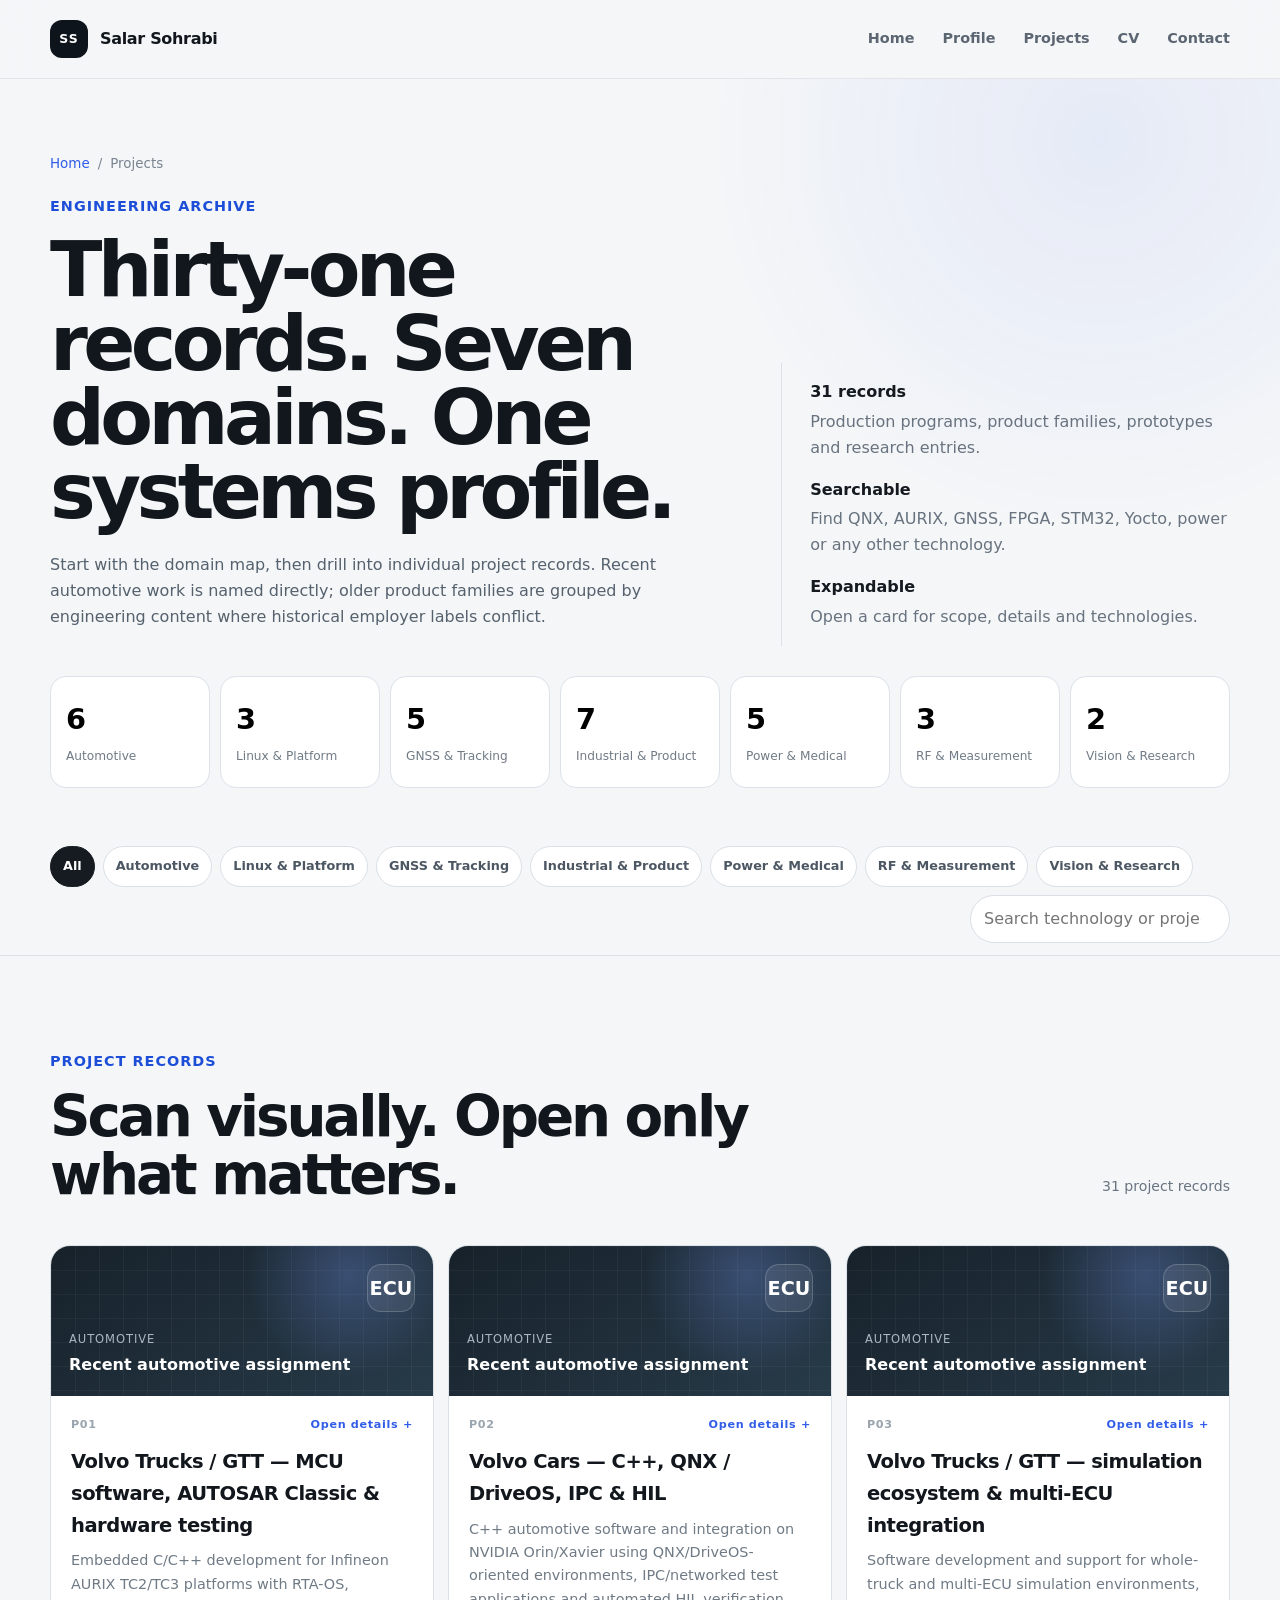
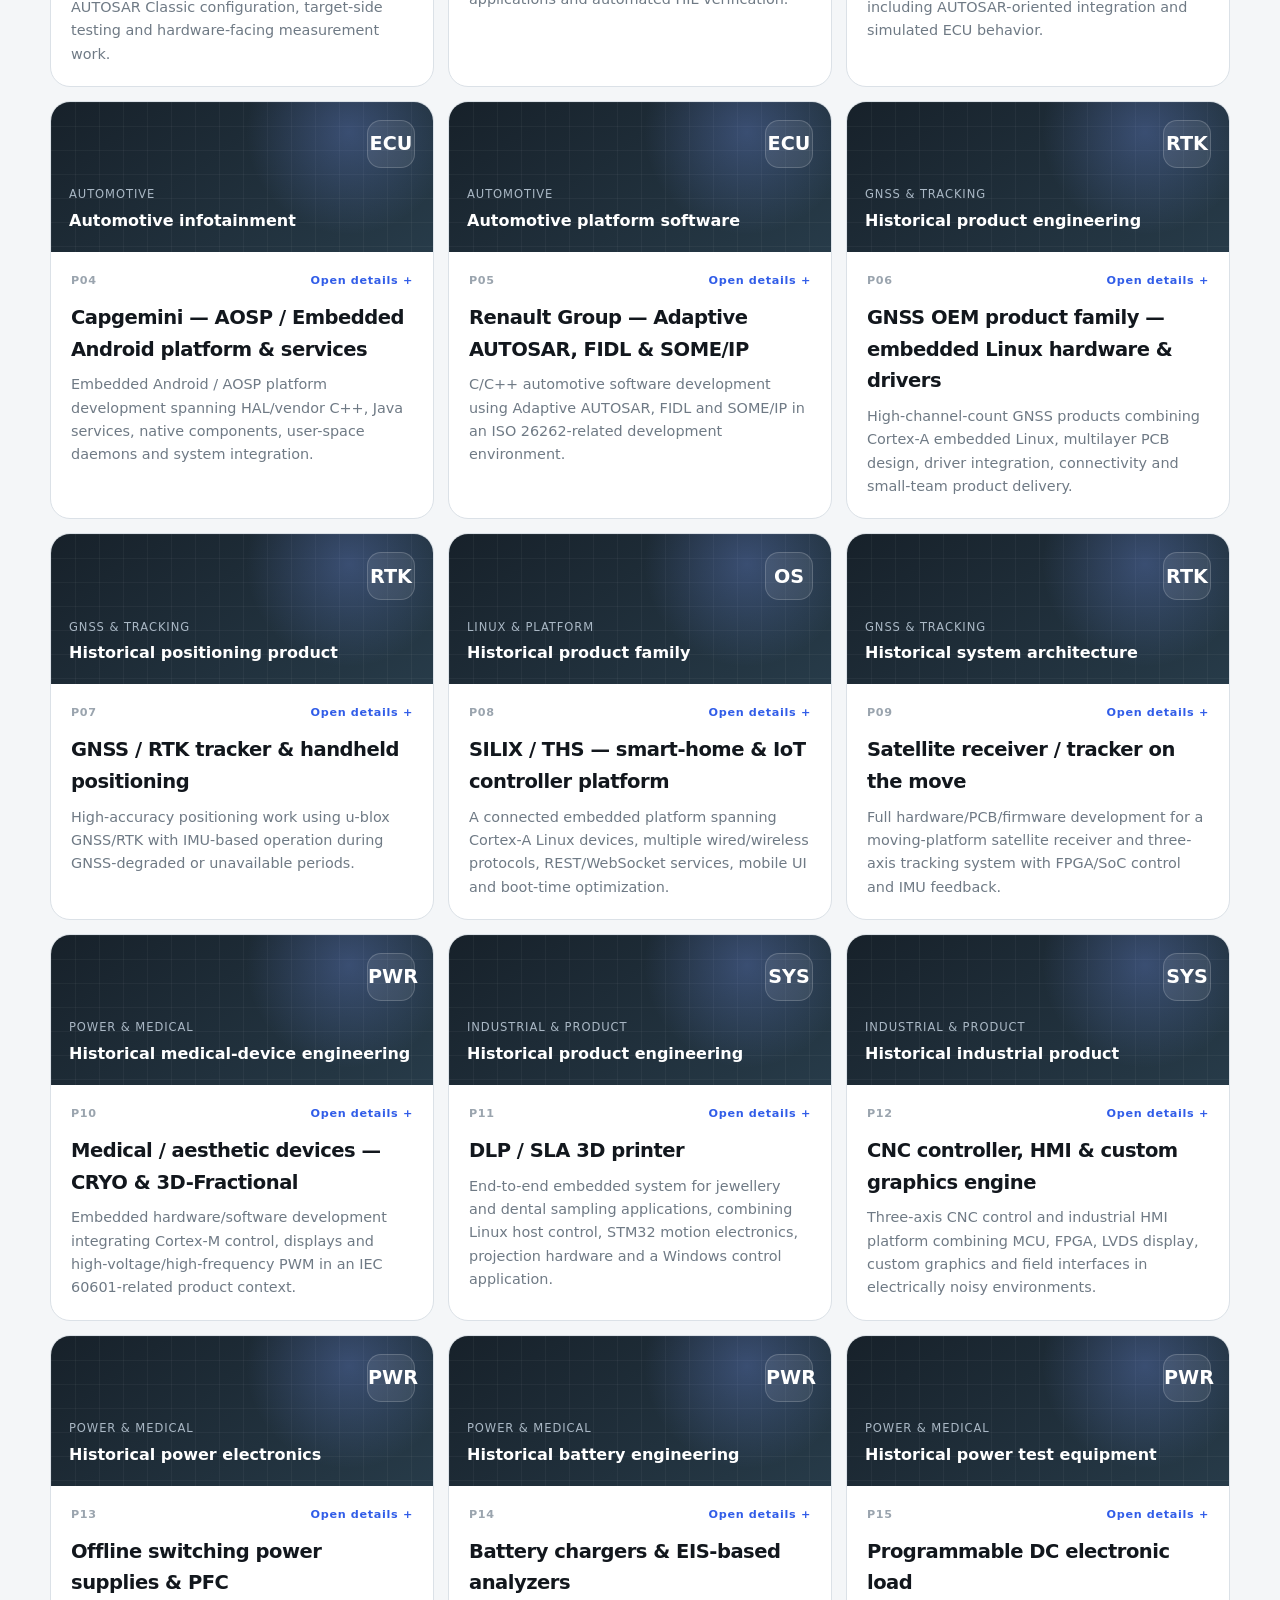
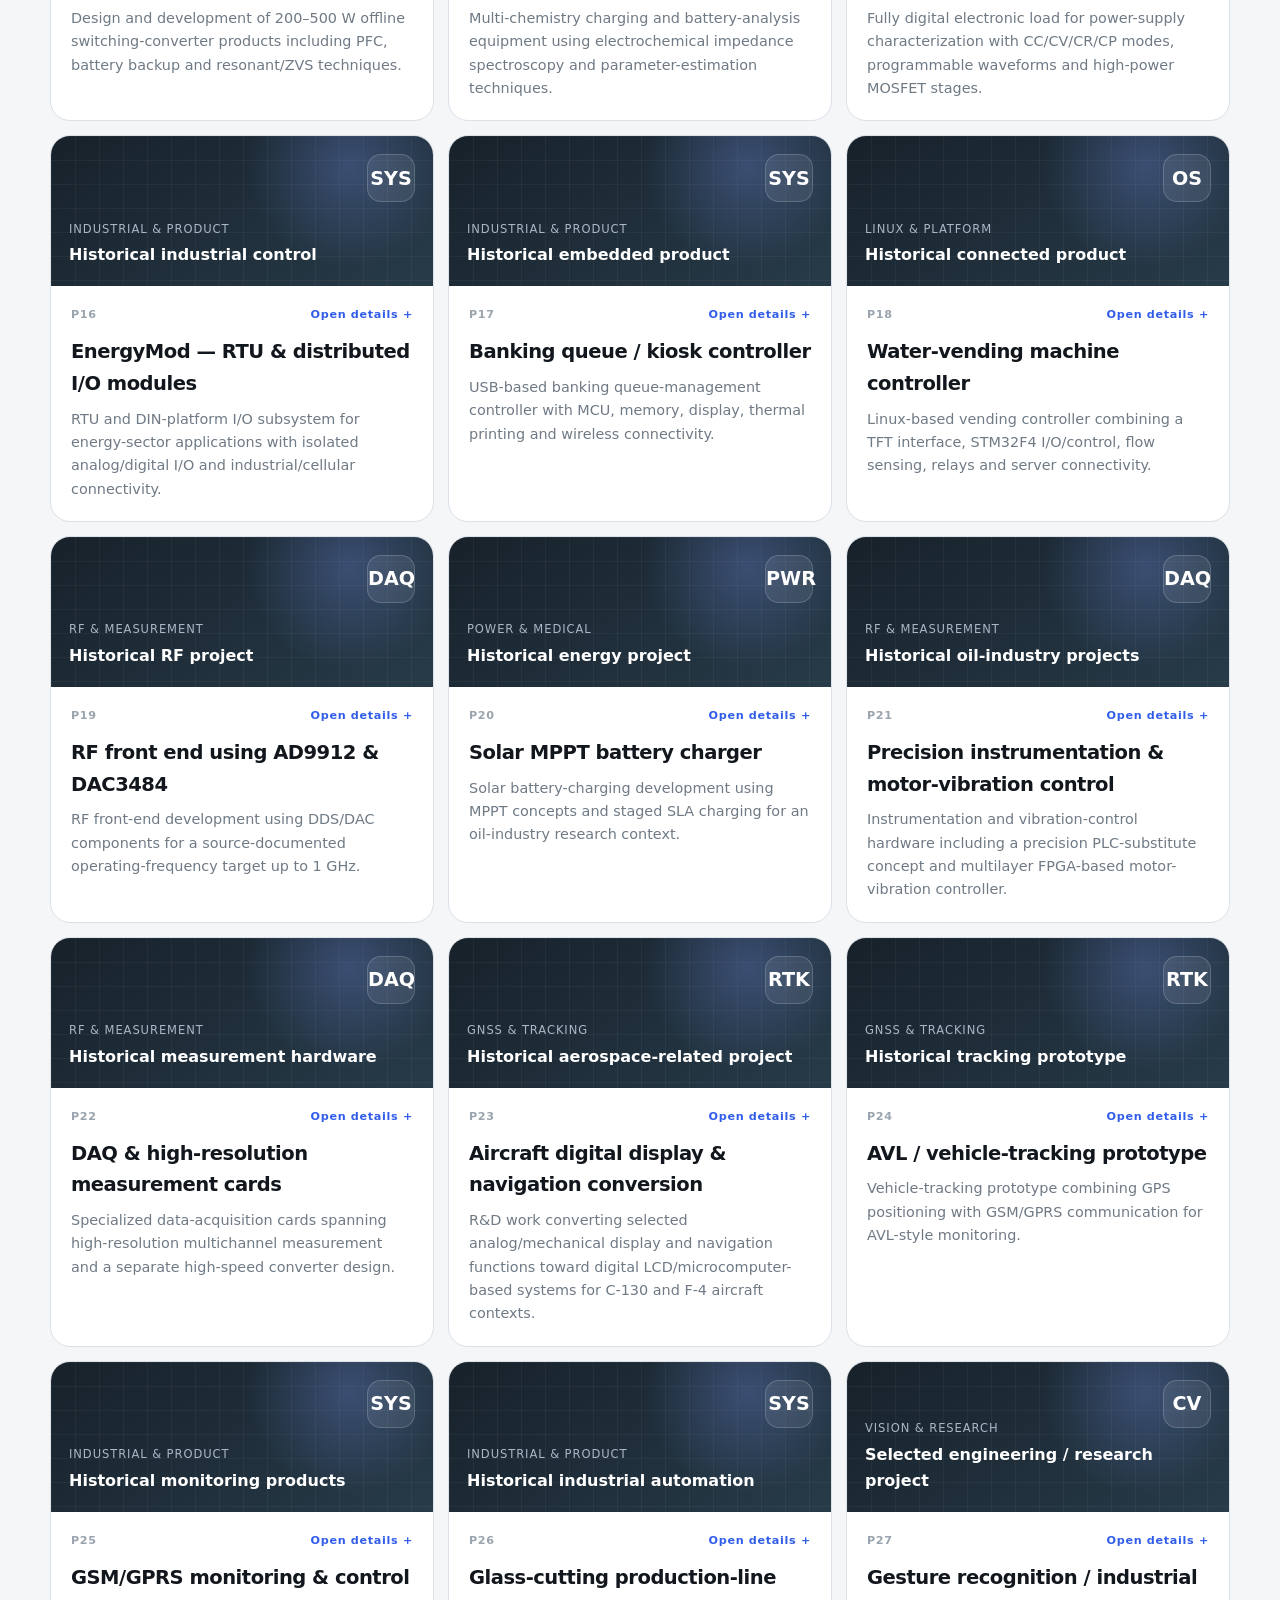
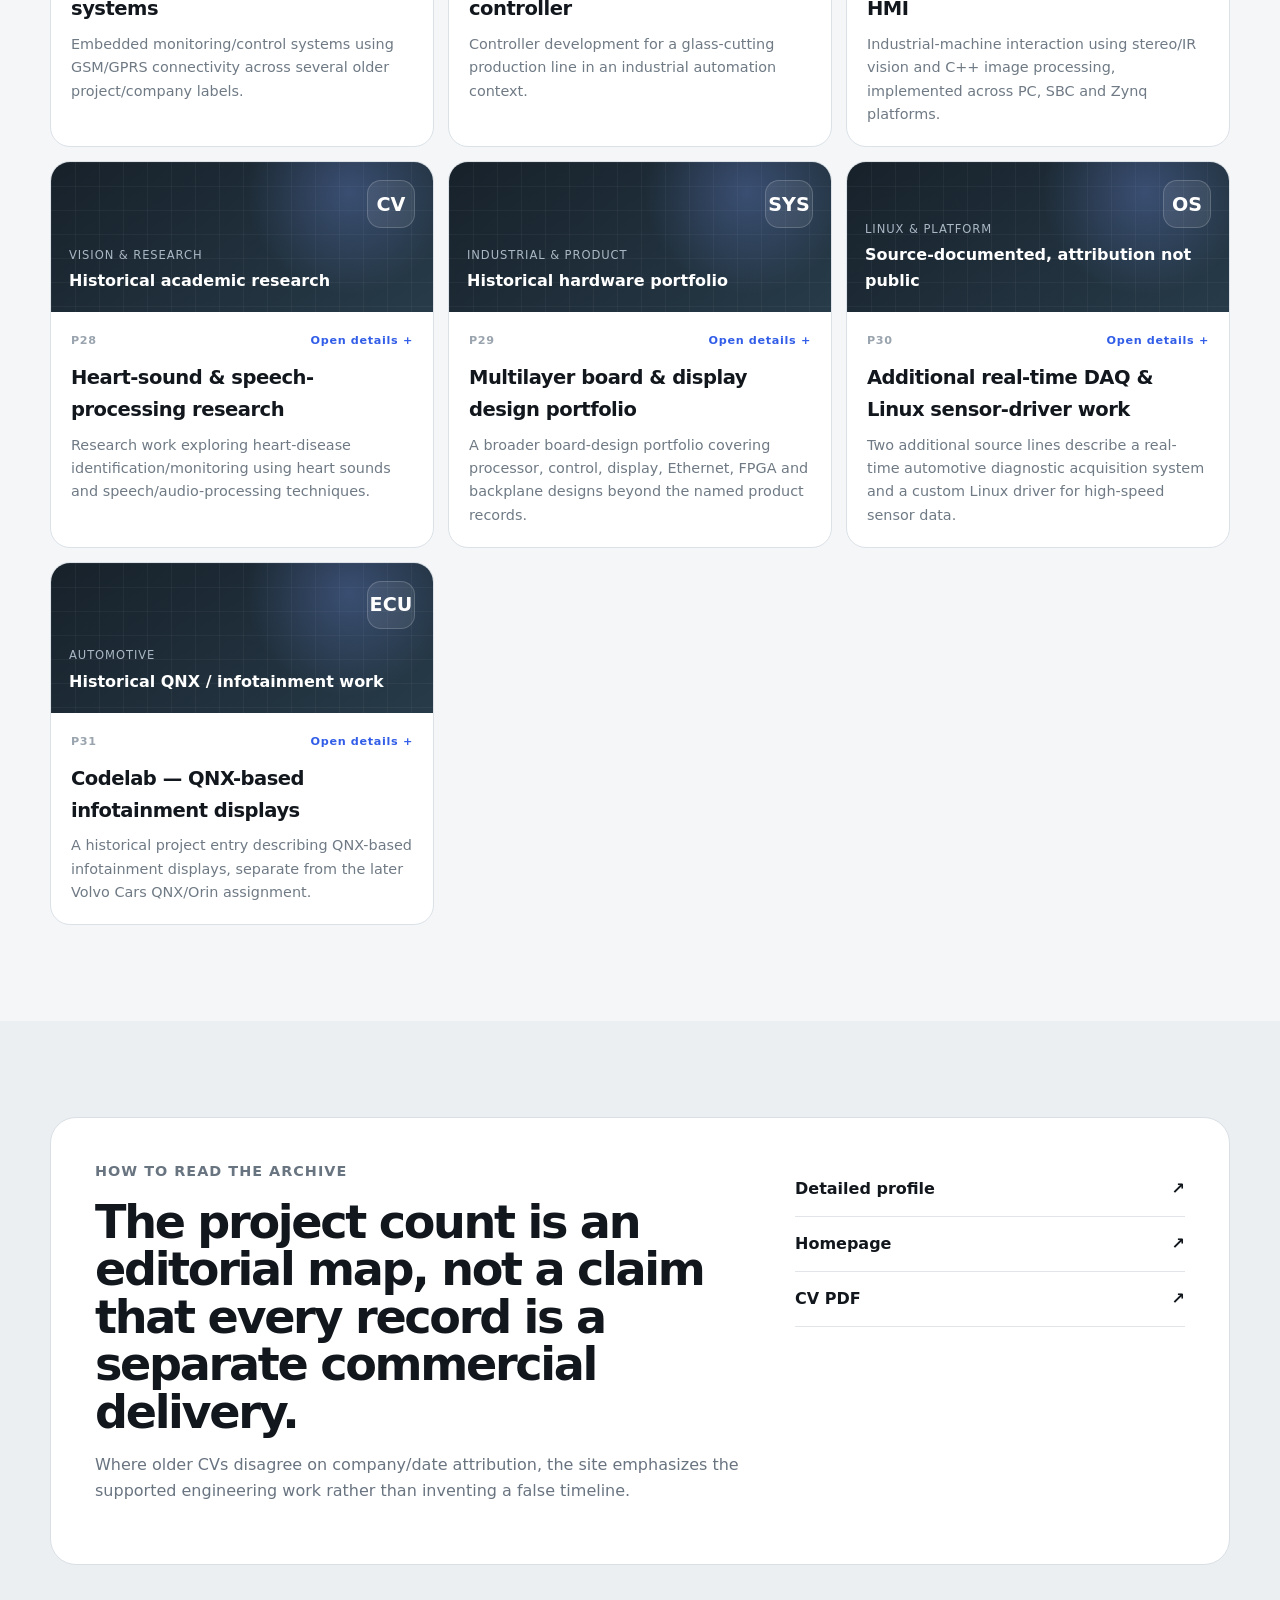
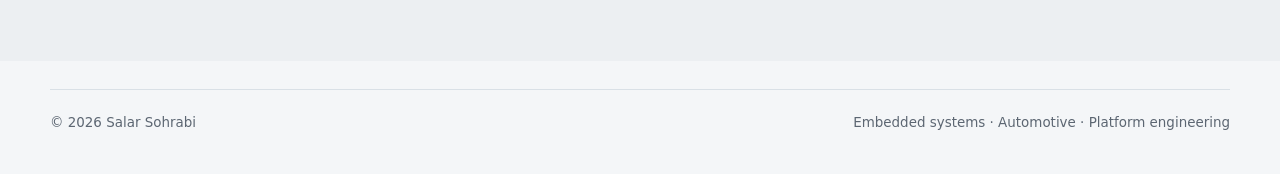
<file: projects.html>
<!doctype html>
<html lang="en">
<head>
  <meta charset="utf-8">
  <meta name="viewport" content="width=device-width, initial-scale=1">
  <meta name="theme-color" content="#f4f6f8">
  <meta name="color-scheme" content="light">
  <title>Projects — Salar Sohrabi</title>
  <meta name="description" content="Engineering project archive for Salar Sohrabi across automotive, embedded Linux, GNSS, industrial control, medical, power, RF, measurement and research.">
  <link rel="canonical" href="https://salarsohrabi.github.io/projects.html">
  <link rel="icon" href="assets/favicon.svg" type="image/svg+xml">
  <link rel="stylesheet" href="styles.css">
  <link rel="stylesheet" href="custom.css">
  <link rel="stylesheet" href="portfolio.css">
</head>
<body class="visual-site">
  <a class="skip-link" href="#main">Skip to content</a>
  <header class="site-header" data-header>
    <div class="shell header-inner">
      <a class="brand" href="index.html"><span class="brand-mark">SS</span><span class="brand-name">Salar Sohrabi</span></a>
      <button class="nav-toggle" type="button" aria-expanded="false" aria-controls="site-nav" data-nav-toggle><span></span><span></span><span class="sr-only">Toggle navigation</span></button>
      <nav class="site-nav" id="site-nav" data-nav>
        <a href="index.html">Home</a>
        <a href="profile.html">Profile</a>
        <a href="projects.html" aria-current="page">Projects</a>
        <a href="assets/Salar_Sohrabi_CV.pdf" target="_blank" rel="noreferrer">CV</a>
        <a href="index.html#contact">Contact</a>
      </nav>
    </div>
  </header>

  <main id="main">
    <section class="page-hero">
      <div class="shell">
        <div class="breadcrumbs"><a href="index.html">Home</a><span>/</span><span>Projects</span></div>
        <div class="page-hero-grid">
          <div>
            <p class="eyebrow">Engineering archive</p>
            <h1>Thirty-one records. Seven domains. One systems profile.</h1>
            <p class="lead">
              Start with the domain map, then drill into individual project records. Recent automotive work is named directly;
              older product families are grouped by engineering content where historical employer labels conflict.
            </p>
          </div>
          <aside class="page-hero-aside">
            <p><strong>31 records</strong>Production programs, product families, prototypes and research entries.</p>
            <p><strong>Searchable</strong>Find QNX, AURIX, GNSS, FPGA, STM32, Yocto, power or any other technology.</p>
            <p><strong>Expandable</strong>Open a card for scope, details and technologies.</p>
          </aside>
        </div>

        <div class="project-overview" data-project-overview>
          <button type="button" data-overview-filter="Automotive"><strong>6</strong><span>Automotive</span></button>
          <button type="button" data-overview-filter="Linux & Platform"><strong>3</strong><span>Linux & Platform</span></button>
          <button type="button" data-overview-filter="GNSS & Tracking"><strong>5</strong><span>GNSS & Tracking</span></button>
          <button type="button" data-overview-filter="Industrial & Product"><strong>7</strong><span>Industrial & Product</span></button>
          <button type="button" data-overview-filter="Power & Medical"><strong>5</strong><span>Power & Medical</span></button>
          <button type="button" data-overview-filter="RF & Measurement"><strong>3</strong><span>RF & Measurement</span></button>
          <button type="button" data-overview-filter="Vision & Research"><strong>2</strong><span>Vision & Research</span></button>
        </div>
      </div>
    </section>

    <div class="filter-shell">
      <div class="shell">
        <div class="filter-row">
          <button class="filter-button is-active" type="button" data-filter="all">All</button>
          <button class="filter-button" type="button" data-filter="Automotive">Automotive</button>
          <button class="filter-button" type="button" data-filter="Linux & Platform">Linux & Platform</button>
          <button class="filter-button" type="button" data-filter="GNSS & Tracking">GNSS & Tracking</button>
          <button class="filter-button" type="button" data-filter="Industrial & Product">Industrial & Product</button>
          <button class="filter-button" type="button" data-filter="Power & Medical">Power & Medical</button>
          <button class="filter-button" type="button" data-filter="RF & Measurement">RF & Measurement</button>
          <button class="filter-button" type="button" data-filter="Vision & Research">Vision & Research</button>
          <input class="project-search" type="search" placeholder="Search technology or project…" aria-label="Search projects" data-project-search>
        </div>
      </div>
    </div>

    <section class="v-section">
      <div class="shell">
        <div class="v-section-head reveal">
          <div><p class="eyebrow">Project records</p><h2>Scan visually. Open only what matters.</h2></div>
          <p class="project-count" data-project-count></p>
        </div>
        <div class="project-grid" data-project-grid></div>
        <div class="empty-state" data-empty-state>No project matches the current filter or search.</div>
      </div>
    </section>

    <section class="v-section v-section-soft">
      <div class="shell v-contact-card reveal">
        <div>
          <p class="eyebrow">How to read the archive</p>
          <h2>The project count is an editorial map, not a claim that every record is a separate commercial delivery.</h2>
          <p>Where older CVs disagree on company/date attribution, the site emphasizes the supported engineering work rather than inventing a false timeline.</p>
        </div>
        <div class="v-contact-links">
          <a href="profile.html">Detailed profile <span>↗</span></a>
          <a href="index.html">Homepage <span>↗</span></a>
          <a href="assets/Salar_Sohrabi_CV.pdf" target="_blank" rel="noreferrer">CV PDF <span>↗</span></a>
        </div>
      </div>
    </section>
  </main>

  <footer class="site-footer"><div class="shell footer-inner"><p>© <span data-year></span> Salar Sohrabi</p><p>Embedded systems · Automotive · Platform engineering</p></div></footer>

  <script src="script.js"></script>
  <script src="projects.js"></script>
</body>
</html>
</file>
<file: styles.css>
:root {
  --bg: #f5f7fa;
  --surface: #ffffff;
  --surface-soft: #edf1f5;
  --ink: #0e141b;
  --muted: #5c6672;
  --line: #d9e0e6;
  --accent: #1d4ed8;
  --accent-ink: #0f2f7a;
  --dark: #0d1218;
  --dark-2: #141b22;
  --dark-line: #27313b;
  --dark-muted: #a9b4bf;
  --radius-lg: 28px;
  --radius-md: 18px;
  --shadow: 0 18px 50px rgba(16, 24, 40, 0.08);
  --shell: 1180px;
}

* { box-sizing: border-box; }
html { scroll-behavior: smooth; }
body {
  margin: 0;
  font-family: Inter, ui-sans-serif, system-ui, -apple-system, BlinkMacSystemFont, "Segoe UI", sans-serif;
  background: var(--bg);
  color: var(--ink);
  line-height: 1.6;
  -webkit-font-smoothing: antialiased;
}
img { max-width: 100%; display: block; }
a { color: inherit; text-decoration: none; }
button, input, textarea, select { font: inherit; }

.sr-only {
  position: absolute;
  width: 1px;
  height: 1px;
  padding: 0;
  margin: -1px;
  overflow: hidden;
  clip: rect(0, 0, 0, 0);
  white-space: nowrap;
  border: 0;
}

.skip-link {
  position: fixed;
  left: 16px;
  top: 16px;
  z-index: 1000;
  background: #fff;
  color: #000;
  padding: 10px 14px;
  border-radius: 8px;
  transform: translateY(-200%);
  transition: transform .2s ease;
}
.skip-link:focus { transform: translateY(0); }

.shell {
  width: min(calc(100% - 40px), var(--shell));
  margin: 0 auto;
}

.section { padding: 108px 0; }
.section-soft { background: var(--surface-soft); }
.section-dark {
  background: var(--dark);
  color: #fff;
}

.site-header {
  position: sticky;
  top: 0;
  z-index: 30;
  background: color-mix(in srgb, var(--bg) 88%, transparent);
  backdrop-filter: blur(16px);
  border-bottom: 1px solid transparent;
  transition: border-color .2s ease, box-shadow .2s ease;
}
.site-header.is-scrolled {
  border-color: var(--line);
  box-shadow: 0 8px 30px rgba(16, 24, 40, 0.04);
}
.header-inner {
  min-height: 78px;
  display: flex;
  align-items: center;
  justify-content: space-between;
  gap: 28px;
}
.brand { display: inline-flex; align-items: center; gap: 12px; font-weight: 760; }
.brand-mark {
  width: 38px;
  height: 38px;
  border-radius: 12px;
  display: grid;
  place-items: center;
  background: var(--ink);
  color: #fff;
  font-size: 0.78rem;
  letter-spacing: .08em;
}
.brand-name { letter-spacing: -0.02em; }
.site-nav { display: flex; align-items: center; gap: 28px; font-size: .95rem; color: var(--muted); }
.site-nav a { transition: color .2s ease; }
.site-nav a:hover, .site-nav a:focus-visible { color: var(--ink); }
.nav-toggle { display: none; }

.hero { padding-top: 84px; }
.hero-grid {
  display: grid;
  grid-template-columns: minmax(0, 1.35fr) minmax(320px, .65fr);
  gap: 64px;
  align-items: start;
}
.eyebrow {
  margin: 0 0 18px;
  color: var(--accent);
  font-size: .78rem;
  line-height: 1.3;
  font-weight: 800;
  letter-spacing: .13em;
  text-transform: uppercase;
}
.hero h1, .section-heading h2, .resume-panel h2, .contact-panel h2, .systems-panel h2 {
  margin: 0;
  letter-spacing: -0.055em;
  line-height: .98;
}
.hero h1 { font-size: clamp(4rem, 8vw, 7.3rem); max-width: 900px; }
.hero-role {
  margin: 22px 0 0;
  color: var(--muted);
  font-size: clamp(1.25rem, 2.2vw, 1.75rem);
  font-weight: 650;
  letter-spacing: -0.025em;
}
.hero-intro {
  max-width: 760px;
  margin: 30px 0 0;
  font-size: clamp(1.15rem, 2vw, 1.4rem);
  line-height: 1.55;
  color: #2e3844;
}
.hero-actions { display: flex; gap: 14px; flex-wrap: wrap; margin-top: 34px; }
.button {
  min-height: 48px;
  padding: 0 18px;
  border-radius: 12px;
  display: inline-flex;
  align-items: center;
  justify-content: center;
  font-weight: 760;
  border: 1px solid transparent;
  transition: transform .2s ease, background .2s ease, border-color .2s ease;
}
.button:hover { transform: translateY(-2px); }
.button-primary { background: var(--ink); color: #fff; }
.button-primary:hover { background: #1a2430; }
.button-quiet { background: var(--surface); border-color: var(--line); }
.button-quiet:hover { border-color: #b9c4cf; }
.button-disabled { background: #eef1f4; color: #8c96a0; border-color: var(--line); cursor: not-allowed; }
.button-disabled:hover { transform: none; }

.hero-signals {
  margin: 52px 0 0;
  padding: 0;
  list-style: none;
  display: grid;
  grid-template-columns: repeat(3, minmax(0, 1fr));
  gap: 16px;
}
.hero-signals li {
  border-top: 1px solid var(--line);
  padding-top: 14px;
}
.hero-signals strong { display: block; font-size: 1.02rem; }
.hero-signals span { display: block; color: var(--muted); font-size: .9rem; margin-top: 4px; }

.hero-card {
  background: var(--surface);
  border: 1px solid var(--line);
  border-radius: var(--radius-lg);
  padding: 18px;
  box-shadow: var(--shadow);
}
.portrait-frame {
  border-radius: 20px;
  overflow: hidden;
  background: linear-gradient(145deg, #dce4eb, #f7f9fb);
  position: relative;
  aspect-ratio: 4 / 5;
}
.portrait-frame img { width: 100%; height: 100%; object-fit: cover; }
.portrait-note {
  position: absolute;
  left: 14px;
  bottom: 14px;
  padding: 8px 10px;
  border-radius: 10px;
  font-size: .72rem;
  font-weight: 700;
  background: rgba(255, 255, 255, .86);
  backdrop-filter: blur(10px);
  border: 1px solid rgba(255,255,255,.65);
}
.profile-snapshot { display: grid; gap: 0; margin-top: 12px; }
.profile-snapshot > div { padding: 14px 4px; border-top: 1px solid var(--line); }
.micro-label {
  display: block;
  margin-bottom: 4px;
  color: var(--muted);
  font-size: .7rem;
  font-weight: 800;
  letter-spacing: .12em;
  text-transform: uppercase;
}
.profile-snapshot strong { font-size: .95rem; }

.technology-rail {
  margin-top: 66px;
  display: flex;
  flex-wrap: wrap;
  gap: 10px;
}
.technology-rail span, .tag-row span {
  padding: 8px 11px;
  border: 1px solid var(--line);
  border-radius: 999px;
  font-size: .78rem;
  font-weight: 680;
  color: #3e4853;
  background: rgba(255,255,255,.6);
}

.section-grid { display: grid; grid-template-columns: .9fr 1.1fr; gap: 80px; align-items: start; }
.section-heading { max-width: 610px; }
.section-heading h2, .resume-panel h2, .contact-panel h2, .systems-panel h2 { font-size: clamp(2.7rem, 5vw, 4.8rem); }
.section-heading.compact { margin-bottom: 48px; }
.section-heading.compact h2 { max-width: 900px; }
.profile-copy { max-width: 720px; }
.profile-copy p { color: #37414c; font-size: 1.05rem; }
.profile-copy .lead { font-size: 1.28rem; color: var(--ink); }

.expertise-grid { display: grid; grid-template-columns: repeat(2, minmax(0,1fr)); gap: 18px; }
.expertise-card {
  position: relative;
  background: var(--surface);
  border: 1px solid var(--line);
  border-radius: var(--radius-md);
  padding: 28px;
  min-height: 300px;
  display: flex;
  flex-direction: column;
  box-shadow: 0 8px 28px rgba(16,24,40,.035);
}
.card-index { color: #9aa5af; font-size: .75rem; font-weight: 800; letter-spacing: .14em; }
.expertise-card h3 { margin: 48px 0 14px; font-size: 1.7rem; letter-spacing: -0.035em; }
.expertise-card p { margin: 0; color: var(--muted); }
.tag-row { display: flex; flex-wrap: wrap; gap: 8px; margin-top: auto; padding-top: 28px; }
.tag-row span { background: #f7f9fb; }

.section-heading-dark p:not(.eyebrow) { color: var(--dark-muted); max-width: 720px; }
.section-dark .eyebrow { color: #78a3ff; }
.work-stack { display: grid; gap: 18px; margin-top: 54px; }
.work-card {
  padding: 28px;
  border: 1px solid var(--dark-line);
  border-radius: 22px;
  background: var(--dark-2);
}
.work-meta { display: flex; justify-content: space-between; gap: 16px; color: #90a0af; font-size: .78rem; font-weight: 760; letter-spacing: .08em; text-transform: uppercase; }
.work-main { display: grid; grid-template-columns: 1.1fr .9fr; gap: 34px; align-items: center; margin-top: 30px; }
.work-main h3 { margin: 0 0 14px; font-size: clamp(1.8rem, 3vw, 3rem); letter-spacing: -0.04em; line-height: 1.05; }
.work-main p { color: var(--dark-muted); margin: 0; }
.architecture {
  padding: 20px;
  border: 1px solid var(--dark-line);
  border-radius: 16px;
  display: flex;
  flex-wrap: wrap;
  align-items: center;
  justify-content: center;
  gap: 10px;
  background: #10171e;
}
.architecture span { padding: 10px 12px; border-radius: 10px; background: #1a2530; border: 1px solid #2d3a46; color: #dce5ed; font-size: .8rem; font-weight: 720; }
.architecture i { color: #6d7b89; font-style: normal; }
.work-details { display: grid; grid-template-columns: 1fr 1fr; gap: 26px; border-top: 1px solid var(--dark-line); margin-top: 26px; padding-top: 22px; }
.work-details p { margin: 0; color: var(--dark-muted); }
.section-dark .micro-label { color: #73808d; }

.journey-layout { display: grid; grid-template-columns: .8fr 1.2fr; gap: 80px; align-items: start; }
.sticky-heading { position: sticky; top: 120px; }
.timeline { margin: 0; padding: 0; list-style: none; }
.timeline-item { position: relative; padding: 0 0 48px 44px; }
.timeline-item::before { content: ""; position: absolute; left: 7px; top: 16px; bottom: -4px; width: 1px; background: var(--line); }
.timeline-item:last-child::before { display: none; }
.timeline-dot { position: absolute; left: 0; top: 7px; width: 15px; height: 15px; border-radius: 50%; background: var(--surface); border: 4px solid var(--accent); box-shadow: 0 0 0 4px var(--bg); }
.timeline-kicker { color: var(--accent); text-transform: uppercase; letter-spacing: .1em; font-size: .72rem; font-weight: 800; }
.timeline-copy h3 { margin: 7px 0 9px; font-size: 1.55rem; letter-spacing: -0.03em; }
.timeline-copy p { margin: 0; color: var(--muted); max-width: 650px; }

.stack-grid { display: grid; grid-template-columns: repeat(3, minmax(0,1fr)); gap: 12px; }
.stack-group { background: var(--surface); border: 1px solid var(--line); border-radius: 16px; padding: 22px; }
.stack-group h3 { margin: 0 0 10px; font-size: 1rem; }
.stack-group p { margin: 0; color: var(--muted); }

.systems-panel {
  padding: 42px;
  border-radius: var(--radius-lg);
  background: linear-gradient(145deg, #eef3ff, #ffffff 58%);
  border: 1px solid #d7e1f7;
}
.systems-panel > div:first-child { max-width: 820px; }
.systems-panel p { color: var(--muted); }
.systems-diagram { margin-top: 34px; display: flex; align-items: center; gap: 10px; flex-wrap: wrap; }
.systems-diagram span { padding: 12px 14px; border-radius: 11px; border: 1px solid #c9d4e6; background: rgba(255,255,255,.75); font-weight: 720; font-size: .84rem; }
.systems-diagram i { width: 34px; height: 1px; background: #90a6c2; position: relative; }
.systems-diagram i::after { content: ""; position: absolute; right: -1px; top: -3px; width: 7px; height: 7px; border-top: 1px solid #90a6c2; border-right: 1px solid #90a6c2; transform: rotate(45deg); }
.systems-note { margin: 24px 0 0; font-size: .9rem; }

.section-resume { padding-top: 32px; }
.resume-panel, .contact-panel {
  display: flex;
  align-items: end;
  justify-content: space-between;
  gap: 40px;
  padding: 40px;
  border-radius: var(--radius-lg);
  border: 1px solid var(--line);
  background: var(--surface);
}
.resume-panel p, .contact-panel p { color: var(--muted); max-width: 760px; }
.contact-panel { align-items: start; background: #fff; }
.contact-links { min-width: 280px; display: grid; }
.contact-links a, .pending-link { padding: 15px 0; border-bottom: 1px solid var(--line); font-weight: 720; }
.contact-links a { display: flex; justify-content: space-between; }
.pending-link { color: #8f98a1; }

.site-footer { padding: 28px 0 40px; }
.footer-inner { display: flex; justify-content: space-between; gap: 20px; color: var(--muted); font-size: .84rem; border-top: 1px solid var(--line); padding-top: 22px; }
.footer-inner p { margin: 0; }

.reveal { opacity: 0; transform: translateY(16px); transition: opacity .6s ease, transform .6s ease; }
.reveal.is-visible { opacity: 1; transform: none; }

:focus-visible { outline: 3px solid rgba(29, 78, 216, .35); outline-offset: 4px; }

@media (prefers-reduced-motion: reduce) {
  html { scroll-behavior: auto; }
  *, *::before, *::after { animation-duration: .01ms !important; animation-iteration-count: 1 !important; transition-duration: .01ms !important; }
  .reveal { opacity: 1; transform: none; }
}

@media (max-width: 980px) {
  .hero-grid, .section-grid, .journey-layout, .work-main { grid-template-columns: 1fr; }
  .hero-card { max-width: 560px; }
  .sticky-heading { position: static; }
  .journey-layout { gap: 48px; }
  .stack-grid { grid-template-columns: repeat(2, minmax(0,1fr)); }
  .work-main { gap: 24px; }
}

@media (max-width: 760px) {
  .shell { width: min(calc(100% - 28px), var(--shell)); }
  .section { padding: 78px 0; }
  .header-inner { min-height: 68px; }
  .brand-name { font-size: .94rem; }
  .nav-toggle {
    width: 42px;
    height: 42px;
    display: grid;
    place-content: center;
    gap: 6px;
    border: 1px solid var(--line);
    border-radius: 11px;
    background: rgba(255,255,255,.75);
  }
  .nav-toggle span:not(.sr-only) { width: 18px; height: 1.5px; background: var(--ink); display: block; }
  .site-nav {
    position: absolute;
    top: 68px;
    left: 14px;
    right: 14px;
    display: none;
    padding: 14px;
    border: 1px solid var(--line);
    border-radius: 16px;
    background: rgba(255,255,255,.97);
    box-shadow: var(--shadow);
    flex-direction: column;
    align-items: stretch;
    gap: 0;
  }
  .site-nav.is-open { display: flex; }
  .site-nav a { padding: 12px 8px; border-bottom: 1px solid var(--line); }
  .site-nav a:last-child { border-bottom: 0; }

  .hero { padding-top: 58px; }
  .hero h1 { font-size: clamp(3.4rem, 18vw, 5rem); }
  .hero-grid { gap: 42px; }
  .hero-signals { grid-template-columns: 1fr; }
  .technology-rail { margin-top: 44px; }
  .section-heading h2, .resume-panel h2, .contact-panel h2, .systems-panel h2 { font-size: clamp(2.3rem, 11vw, 3.4rem); }
  .expertise-grid { grid-template-columns: 1fr; }
  .expertise-card { min-height: 270px; }
  .work-card { padding: 20px; }
  .work-meta { flex-direction: column; gap: 4px; }
  .work-details { grid-template-columns: 1fr; }
  .architecture { justify-content: flex-start; }
  .stack-grid { grid-template-columns: 1fr; }
  .systems-panel, .resume-panel, .contact-panel { padding: 26px; }
  .resume-panel, .contact-panel { flex-direction: column; align-items: stretch; }
  .contact-links { min-width: 0; }
  .footer-inner { flex-direction: column; }
}
</file>
<file: custom.css>
/*
  POLISHED VISUAL SYSTEM
  Four primary type levels: display, section heading, subheading, body.
  Keep visual hierarchy calm and consistent across the portfolio.
*/
:root {
  --type-display: clamp(3.4rem, 6vw, 5.6rem);
  --type-section: clamp(2rem, 3.2vw, 2.75rem);
  --type-subheading: clamp(1.15rem, 1.5vw, 1.3rem);
  --type-body: 1rem;

  --weight-regular: 400;
  --weight-medium: 560;
  --weight-heading: 700;

  --section-space: 88px;
  --content-leading: 1.62;
}

/* Global typography normalization */
body {
  font-size: var(--type-body);
  line-height: var(--content-leading);
}

.hero h1 {
  font-size: var(--type-display) !important;
  font-weight: var(--weight-heading);
  line-height: 0.98;
  letter-spacing: -0.045em;
}

.section-heading h2,
.resume-panel h2,
.contact-panel h2,
.systems-panel h2 {
  font-size: var(--type-section) !important;
  font-weight: var(--weight-heading);
  line-height: 1.08;
  letter-spacing: -0.035em;
}

.hero-role,
.expertise-card h3,
.work-card h3,
.timeline-copy h3,
.stack-group h3 {
  font-size: var(--type-subheading) !important;
  font-weight: var(--weight-medium) !important;
  line-height: 1.3;
  letter-spacing: -0.018em;
}

.hero-intro,
.profile-copy,
.expertise-card p,
.work-card p,
.timeline-copy p,
.stack-group p,
.systems-panel p,
.resume-panel p,
.contact-panel p {
  font-size: var(--type-body) !important;
}

.eyebrow,
.micro-label,
.timeline-kicker,
.work-meta,
.tag-row,
.technology-rail,
.site-nav,
.hero-signals span {
  font-size: 0.9rem !important;
}

.eyebrow,
.micro-label,
.timeline-kicker {
  font-weight: 600 !important;
  letter-spacing: 0.07em !important;
}

.hero-role {
  margin-top: 16px !important;
  color: #3f4955 !important;
}

.hero-intro {
  max-width: 700px;
  margin-top: 22px !important;
  color: #36414d !important;
}

/* Calmer emphasis */
.hero-signals strong,
.profile-snapshot strong,
.button,
.brand {
  font-weight: 600 !important;
}

/* More consistent spacing */
.section {
  padding-top: var(--section-space) !important;
  padding-bottom: var(--section-space) !important;
}

.hero {
  padding-top: 64px !important;
}

.hero-grid {
  gap: 52px !important;
}

.hero-signals {
  margin-top: 38px !important;
}

.section-heading {
  margin-bottom: 40px;
}

.section-heading.compact {
  max-width: 820px;
}

.expertise-card,
.work-card,
.stack-group {
  box-shadow: none !important;
}

.expertise-card {
  padding: 26px !important;
}

.work-card {
  padding: 30px !important;
}

.hero-card {
  box-shadow: 0 12px 34px rgba(16, 24, 40, 0.07) !important;
}

.portrait-frame img {
  object-position: 50% 29%;
}

/* Contact becomes visible immediately in the hero */
.hero-contact {
  display: flex;
  flex-wrap: wrap;
  align-items: center;
  gap: 8px 18px;
  margin-top: 26px;
  color: #4b5662;
  font-size: 0.95rem;
}

.hero-contact a {
  display: inline-flex;
  align-items: center;
  gap: 6px;
  padding-bottom: 2px;
  border-bottom: 1px solid #c9d1d9;
  transition: color .18s ease, border-color .18s ease;
}

.hero-contact a:hover,
.hero-contact a:focus-visible {
  color: var(--accent);
  border-color: currentColor;
}

.hero-contact .contact-location {
  color: var(--muted);
}

/* Resume link */
.resume-download {
  white-space: nowrap;
}

@media (max-width: 960px) {
  :root { --section-space: 76px; }
  .hero-grid { gap: 38px !important; }
}

@media (max-width: 720px) {
  :root {
    --type-display: clamp(3rem, 14vw, 4.3rem);
    --type-section: clamp(1.8rem, 8vw, 2.25rem);
    --section-space: 64px;
  }
  .hero { padding-top: 44px !important; }
  .hero-contact { gap: 8px 14px; }
}
</file>
<file: portfolio.css>
/* Visual portfolio v3 — original composition inspired by strong portfolio patterns:
   portrait-first hero, experience atlas, timeline, visual case-study cards. */

.visual-site {
  background: #f4f6f8;
  color: #12171d;
}

.visual-site .site-header {
  background: rgba(244,246,248,.84);
  border-bottom: 1px solid rgba(18,23,29,.08);
  backdrop-filter: blur(18px);
}

.visual-site .site-nav a { font-weight: 650; }

.v-hero {
  position: relative;
  overflow: hidden;
  padding: 76px 0 92px;
  background:
    radial-gradient(circle at 78% 16%, rgba(52,95,246,.10), transparent 30%),
    radial-gradient(circle at 15% 0%, rgba(22,180,169,.07), transparent 32%),
    #f4f6f8;
}
.v-hero::before {
  content:"";
  position:absolute;
  inset:0;
  pointer-events:none;
  background-image:
    linear-gradient(rgba(18,23,29,.035) 1px, transparent 1px),
    linear-gradient(90deg, rgba(18,23,29,.035) 1px, transparent 1px);
  background-size: 36px 36px;
  mask-image: linear-gradient(to bottom, rgba(0,0,0,.55), transparent 72%);
}
.v-hero-grid {
  position:relative;
  z-index:1;
  display:grid;
  grid-template-columns:minmax(0,1.18fr) minmax(340px,.82fr);
  gap:72px;
  align-items:center;
}
.v-status {
  display:inline-flex;
  align-items:center;
  gap:10px;
  padding:8px 12px;
  border:1px solid #dfe4ea;
  border-radius:999px;
  background:rgba(255,255,255,.74);
  color:#4e5966;
  font-size:.82rem;
  font-weight:700;
}
.v-status > span {
  width:8px;height:8px;border-radius:50%;
  background:#20a66a;
  box-shadow:0 0 0 5px rgba(32,166,106,.12);
}
.v-hero h1 {
  max-width:900px;
  margin:26px 0 0;
  font-size:clamp(3.7rem,7.2vw,7.6rem);
  line-height:.94;
  letter-spacing:-.065em;
}
.v-hero h1 em {
  font-style:normal;
  color:#315de8;
}
.v-hero .hero-intro {
  max-width:760px;
  margin:28px 0 0 !important;
  color:#4b5662 !important;
  font-size:clamp(1.05rem,1.6vw,1.24rem) !important;
  line-height:1.7;
}
.v-hero-actions {
  display:flex;
  flex-wrap:wrap;
  gap:10px;
  margin-top:30px;
}
.v-proof-row {
  display:grid;
  grid-template-columns:repeat(3,minmax(0,1fr));
  gap:12px;
  max-width:760px;
  margin-top:46px;
}
.v-proof-row > div {
  padding:18px 0 0;
  border-top:1px solid #d7dde4;
}
.v-proof-row strong {
  display:block;
  font-size:1.75rem;
  letter-spacing:-.04em;
}
.v-proof-row span {
  display:block;
  margin-top:5px;
  color:#697481;
  font-size:.83rem;
}

.v-portrait-card {
  position:relative;
  min-height:590px;
}
.v-portrait-bg {
  position:absolute;
  inset:46px 0 0 44px;
  border-radius:34px;
  background:
    linear-gradient(145deg, #18212b, #263847);
  box-shadow:0 28px 80px rgba(16,24,40,.18);
}
.v-portrait-card::before,
.v-portrait-card::after {
  content:"";
  position:absolute;
  border:1px solid rgba(49,93,232,.26);
  border-radius:50%;
}
.v-portrait-card::before {
  width:310px;height:310px;right:-76px;top:-18px;
}
.v-portrait-card::after {
  width:180px;height:180px;left:4px;bottom:20px;
}
.v-portrait-card img {
  position:absolute;
  inset:0 30px 50px 0;
  width:calc(100% - 30px);
  height:calc(100% - 50px);
  object-fit:cover;
  object-position:50% 28%;
  border-radius:30px;
  filter:saturate(.9) contrast(1.02);
  box-shadow:0 16px 50px rgba(16,24,40,.20);
}
.v-portrait-caption {
  position:absolute;
  left:18px;
  bottom:8px;
  padding:14px 16px;
  min-width:220px;
  border:1px solid rgba(255,255,255,.7);
  border-radius:14px;
  background:rgba(255,255,255,.90);
  backdrop-filter:blur(14px);
  box-shadow:0 10px 24px rgba(16,24,40,.10);
}
.v-portrait-caption span,
.v-portrait-caption strong { display:block; }
.v-portrait-caption span {
  color:#7a8591;
  font-size:.7rem;
  text-transform:uppercase;
  letter-spacing:.09em;
  font-weight:800;
}
.v-portrait-caption strong { margin-top:3px; font-size:.93rem; }
.v-portrait-badge {
  position:absolute;
  padding:9px 12px;
  border:1px solid rgba(255,255,255,.72);
  border-radius:999px;
  background:rgba(255,255,255,.90);
  backdrop-filter:blur(12px);
  font-size:.78rem;
  font-weight:800;
  box-shadow:0 10px 24px rgba(16,24,40,.09);
}
.v-badge-one { right:-12px; top:120px; }
.v-badge-two { right:-28px; top:176px; }
.v-badge-three { right:-2px; top:232px; }

.v-section { padding:96px 0; }
.v-section-soft { background:#eceff2; }
.v-section-dark { background:#0f151b; color:#edf2f7; }
.v-section-head {
  display:flex;
  justify-content:space-between;
  align-items:end;
  gap:42px;
  margin-bottom:42px;
}
.v-section-head > div:first-child { max-width:820px; }
.v-section-head h2 {
  margin:6px 0 0;
  font-size:clamp(2.5rem,4.4vw,4.8rem);
  line-height:1.02;
  letter-spacing:-.055em;
}
.v-section-head > p {
  max-width:420px;
  margin:0 0 6px;
  color:#697481;
}
.v-head-dark > p { color:#93a0ad; }
.v-inline-link { color:#a9c0ff; font-weight:750; white-space:nowrap; }

.v-domain-grid {
  display:grid;
  grid-template-columns:repeat(12,minmax(0,1fr));
  gap:14px;
}
.v-domain-card {
  --tone:#315de8;
  grid-column:span 4;
  min-height:250px;
  padding:22px;
  border:1px solid #d8dee5;
  border-radius:22px;
  background:#fff;
  display:flex;
  flex-direction:column;
  text-decoration:none;
  color:inherit;
  transition:transform .22s ease, box-shadow .22s ease, border-color .22s ease;
  position:relative;
  overflow:hidden;
}
.v-domain-card:nth-child(1),
.v-domain-card:nth-child(4) { grid-column:span 5; }
.v-domain-card:nth-child(2),
.v-domain-card:nth-child(5) { grid-column:span 4; }
.v-domain-card:nth-child(3),
.v-domain-card:nth-child(6) { grid-column:span 3; }
.v-domain-card:nth-child(7) { grid-column:span 12; min-height:190px; display:grid; grid-template-columns:auto 1fr auto; align-items:center; gap:24px; }
.v-domain-card:hover {
  transform:translateY(-5px);
  border-color:color-mix(in srgb, var(--tone) 35%, #d8dee5);
  box-shadow:0 18px 36px rgba(16,24,40,.09);
}
.v-domain-card::after {
  content:"";
  position:absolute;
  width:130px;height:130px;
  border-radius:50%;
  right:-46px;bottom:-52px;
  background:color-mix(in srgb, var(--tone) 10%, transparent);
}
.v-domain-card[data-tone="cyan"] { --tone:#159aa8; }
.v-domain-card[data-tone="violet"] { --tone:#7755d9; }
.v-domain-card[data-tone="amber"] { --tone:#c47a16; }
.v-domain-card[data-tone="rose"] { --tone:#cb526c; }
.v-domain-card[data-tone="green"] { --tone:#25865d; }
.v-domain-card[data-tone="slate"] { --tone:#4c5b6c; }
.v-domain-icon {
  width:50px;height:50px;
  display:grid;place-items:center;
  border-radius:14px;
  background:color-mix(in srgb, var(--tone) 10%, #fff);
  color:var(--tone);
}
.v-domain-icon svg {
  width:28px;height:28px;fill:none;stroke:currentColor;stroke-width:1.7;stroke-linecap:round;stroke-linejoin:round;
}
.v-domain-card > div:nth-child(2) { margin-top:auto; padding-top:28px; }
.v-domain-card:nth-child(7) > div:nth-child(2) { margin:0; padding:0; }
.v-domain-card > div:nth-child(2) > span {
  display:block;color:#9aa4ae;font-size:.7rem;font-weight:800;letter-spacing:.1em;
}
.v-domain-card strong {
  display:block;margin-top:5px;font-size:1.45rem;letter-spacing:-.025em;
}
.v-domain-card p { margin:7px 0 0;color:#6c7783;font-size:.9rem; }
.v-domain-card b {
  display:block;margin-top:18px;color:var(--tone);font-size:.8rem;
}
.v-domain-card:nth-child(7) b { margin:0; padding-right:8px; }

.v-timeline {
  position:relative;
  max-width:1080px;
  margin:22px auto 0;
}
.v-timeline::before {
  content:"";
  position:absolute;
  left:164px;
  top:26px;
  bottom:28px;
  width:2px;
  background:linear-gradient(#315de8,#7d9dff 70%,#d4dbe3);
}
.v-time-item {
  display:grid;
  grid-template-columns:130px 70px 1fr;
  gap:0;
  align-items:start;
  position:relative;
  padding:0 0 28px;
}
.v-time-year {
  padding-top:18px;
  color:#48535f;
  font-weight:800;
  font-size:.92rem;
}
.v-time-node {
  width:18px;height:18px;
  margin:18px auto 0;
  border-radius:50%;
  background:#f4f6f8;
  border:5px solid #315de8;
  box-shadow:0 0 0 6px #f4f6f8;
  z-index:2;
}
.v-time-card {
  padding:24px 28px;
  border:1px solid #dfe4e9;
  border-radius:20px;
  background:#fff;
  box-shadow:0 8px 22px rgba(16,24,40,.04);
}
.v-time-card > span {
  color:#315de8;
  font-size:.74rem;
  font-weight:800;
  letter-spacing:.08em;
  text-transform:uppercase;
}
.v-time-card h3 {
  margin:8px 0 10px;
  font-size:1.35rem;
  letter-spacing:-.025em;
}
.v-time-card p { margin:0;color:#697481; }
.v-time-card .tag-row { margin-top:18px; padding-top:0; }

.v-feature-grid {
  display:grid;
  grid-template-columns:1.25fr .75fr;
  gap:16px;
}
.v-feature-card {
  min-height:360px;
  display:flex;
  flex-direction:column;
  border:1px solid #26323d;
  border-radius:24px;
  overflow:hidden;
  background:#151e26;
  color:inherit;
  text-decoration:none;
  transition:transform .22s ease,border-color .22s ease;
}
.v-feature-card:hover { transform:translateY(-4px); border-color:#45596c; }
.v-feature-wide { grid-row:span 2; min-height:736px; }
.v-feature-art {
  position:relative;
  flex:1;
  min-height:220px;
  overflow:hidden;
  background:#10171d;
}
.v-feature-copy { padding:24px; }
.v-feature-copy > span {
  color:#8190a0;
  font-size:.72rem;font-weight:800;letter-spacing:.08em;text-transform:uppercase;
}
.v-feature-copy h3 {
  margin:8px 0 0;
  font-size:clamp(1.4rem,2vw,2rem);
  letter-spacing:-.035em;
}
.v-feature-copy p { margin:12px 0 0;color:#9aa8b5; }
.v-art-auto {
  display:flex;align-items:center;justify-content:center;gap:12px;
  background:
    radial-gradient(circle at 70% 30%, rgba(49,93,232,.30), transparent 34%),
    linear-gradient(150deg,#10161d,#182530);
}
.v-chip {
  position:relative;z-index:2;
  padding:14px 17px;
  border:1px solid #344656;
  border-radius:14px;
  background:#18232d;
  font-weight:800;
  color:#dce6f0;
  box-shadow:0 12px 28px rgba(0,0,0,.22);
}
.v-art-lines {
  position:absolute;inset:0;
  background-image:
    linear-gradient(rgba(125,157,255,.10) 1px,transparent 1px),
    linear-gradient(90deg,rgba(125,157,255,.10) 1px,transparent 1px);
  background-size:28px 28px;
}
.v-art-gnss {
  background:radial-gradient(circle at center,rgba(119,85,217,.16),transparent 42%),#111920;
}
.v-orbit {
  position:absolute;left:50%;top:50%;width:180px;height:180px;
  transform:translate(-50%,-50%) rotate(-24deg);
  border:1px solid #6f62af;border-radius:50%;
}
.v-orbit::after {
  content:"";position:absolute;inset:24px;border:1px solid #3c4961;border-radius:50%;
}
.v-dot {
  position:absolute;left:50%;top:50%;width:18px;height:18px;border-radius:50%;
  transform:translate(-50%,-50%);background:#7d70dc;box-shadow:0 0 0 14px rgba(125,112,220,.10);
}
.v-art-control {
  background:linear-gradient(135deg,#111920,#1a2118);
}
.v-wave {
  position:absolute;inset:0;
  background:
    linear-gradient(90deg,transparent 0 10%,rgba(37,134,93,.55) 10% 11%,transparent 11% 22%,rgba(37,134,93,.3) 22% 24%,transparent 24% 36%,rgba(37,134,93,.7) 36% 38%,transparent 38% 100%);
  clip-path:polygon(0 55%,10% 55%,10% 35%,22% 35%,22% 67%,36% 67%,36% 28%,50% 28%,50% 58%,62% 58%,62% 42%,74% 42%,74% 65%,86% 65%,86% 50%,100% 50%,100% 100%,0 100%);
}

.v-layer-track {
  display:grid;
  grid-template-columns:repeat(9,auto);
  align-items:center;
  gap:10px;
  padding:26px;
  border:1px solid #dbe1e7;
  border-radius:22px;
  background:#fff;
}
.v-layer-track > div {
  min-width:0;
  padding:16px;
}
.v-layer-track > div span {
  display:block;color:#315de8;font-size:.7rem;font-weight:800;
}
.v-layer-track > div strong { display:block;margin-top:4px;font-size:1.05rem; }
.v-layer-track > div p { margin:6px 0 0;color:#73808c;font-size:.78rem;line-height:1.45; }
.v-layer-track > i {
  width:28px;height:1px;background:#cbd3dc;position:relative;
}
.v-layer-track > i::after {
  content:"";position:absolute;right:0;top:-3px;width:7px;height:7px;border-top:1px solid #cbd3dc;border-right:1px solid #cbd3dc;transform:rotate(45deg);
}

.v-contact-section { padding-top:24px; }
.v-contact-card {
  display:grid;
  grid-template-columns:1.25fr .75fr;
  gap:50px;
  padding:44px;
  border:1px solid #d9dfe5;
  border-radius:26px;
  background:#fff;
}
.v-contact-card h2 {
  margin:5px 0 0;
  font-size:clamp(2rem,3.6vw,3.6rem);
  letter-spacing:-.05em;
  line-height:1.03;
}
.v-contact-card p { color:#697481; }
.v-contact-links { display:grid; align-content:start; }
.v-contact-links a {
  display:flex;justify-content:space-between;
  padding:14px 0;
  border-bottom:1px solid #e1e5e9;
  font-weight:750;
}

.hero-contact {
  margin-top:20px !important;
  gap:8px 16px !important;
}
.hero-contact a,
.hero-contact span {
  font-size:.88rem;
}

.page-hero {
  padding:74px 0 46px;
  background:
    radial-gradient(circle at 86% 8%, rgba(49,93,232,.08), transparent 30%),
    #f4f6f8;
}
.page-hero-grid {
  display:grid;
  grid-template-columns:1.2fr .8fr;
  gap:58px;
  align-items:end;
}
.page-hero h1 {
  margin:0;
  font-size:clamp(3.2rem,6vw,6.2rem);
  line-height:.96;
  letter-spacing:-.06em;
}
.page-hero .lead { margin-top:24px;color:#55616d;max-width:820px; }
.page-hero-aside {
  border-left:1px solid #dce1e6;
  padding-left:28px;
}
.page-hero-aside p { color:#68737f; }
.page-hero-aside strong { display:block;color:#151a20;margin-bottom:4px; }
.breadcrumbs { display:flex;gap:8px;margin-bottom:22px;color:#7a8590;font-size:.84rem; }
.breadcrumbs a { color:#315de8; }

.v-profile-hero {
  display:grid;
  grid-template-columns:380px 1fr;
  gap:54px;
  align-items:start;
}
.v-profile-photo {
  position:sticky;
  top:110px;
  border-radius:26px;
  overflow:hidden;
  background:#18212b;
}
.v-profile-photo img {
  width:100%;
  aspect-ratio:4/5;
  object-fit:cover;
  object-position:50% 28%;
}
.v-profile-photo-info { padding:22px;color:#eaf0f5; }
.v-profile-photo-info span { display:block;color:#93a0ad;font-size:.72rem;text-transform:uppercase;letter-spacing:.08em;font-weight:800; }
.v-profile-photo-info strong { display:block;margin-top:5px; }
.v-profile-main h1 {
  margin:0;
  font-size:clamp(3.2rem,5.7vw,6.2rem);
  line-height:.96;
  letter-spacing:-.06em;
}
.v-profile-main > p { max-width:860px;color:#5f6a76;font-size:1.06rem;line-height:1.72; }
.v-profile-kpi {
  display:grid;
  grid-template-columns:repeat(4,minmax(0,1fr));
  gap:10px;
  margin-top:28px;
}
.v-profile-kpi > div {
  padding:16px;
  border:1px solid #dce2e8;
  border-radius:16px;
  background:#fff;
}
.v-profile-kpi strong { display:block;font-size:1.45rem; }
.v-profile-kpi span { color:#798490;font-size:.75rem; }

.v-skill-matrix {
  display:grid;
  grid-template-columns:repeat(3,minmax(0,1fr));
  gap:14px;
}
.v-skill-card {
  padding:22px;
  border:1px solid #dbe1e6;
  border-radius:18px;
  background:#fff;
}
.v-skill-card h3 { margin:0 0 10px;font-size:1.15rem; }
.v-skill-card p { margin:0;color:#6f7a85; }
.v-skill-card .tag-row { margin-top:18px;padding-top:0; }

.filter-shell {
  position:sticky;
  top:72px;
  z-index:20;
  padding:12px 0;
  border-bottom:1px solid #dce1e6;
  background:rgba(244,246,248,.94);
  backdrop-filter:blur(14px);
}
.filter-row { display:flex;flex-wrap:wrap;gap:8px;align-items:center; }
.filter-button {
  border:1px solid #d9dfe5;border-radius:999px;padding:9px 12px;
  background:#fff;color:#4c5763;font:inherit;font-size:.8rem;font-weight:750;cursor:pointer;
}
.filter-button.is-active,
.filter-button:hover { background:#151b21;color:#fff;border-color:#151b21; }
.project-search {
  margin-left:auto;min-width:260px;padding:10px 13px;
  border:1px solid #d9dfe5;border-radius:999px;background:#fff;font:inherit;
}
.project-overview {
  display:grid;
  grid-template-columns:repeat(7,minmax(0,1fr));
  gap:10px;
  margin-top:30px;
}
.project-overview button {
  min-height:112px;
  padding:15px;
  text-align:left;
  border:1px solid #dce2e8;
  border-radius:16px;
  background:#fff;
  cursor:pointer;
}
.project-overview strong { display:block;font-size:1.8rem;letter-spacing:-.04em; }
.project-overview span { color:#707b86;font-size:.76rem; }

.project-grid {
  display:grid;
  grid-template-columns:repeat(3,minmax(0,1fr));
  gap:14px;
}
.project-card {
  border:1px solid #dbe1e7;
  border-radius:20px;
  background:#fff;
  overflow:hidden;
}
.project-cover {
  position:relative;
  min-height:150px;
  display:flex;
  align-items:flex-end;
  padding:18px;
  color:#fff;
  background:linear-gradient(145deg,#17212a,#273b49);
}
.project-cover::before {
  content:"";
  position:absolute;inset:0;
  background:
    radial-gradient(circle at 78% 20%,rgba(125,157,255,.28),transparent 32%),
    linear-gradient(rgba(255,255,255,.04) 1px,transparent 1px),
    linear-gradient(90deg,rgba(255,255,255,.04) 1px,transparent 1px);
  background-size:auto,24px 24px,24px 24px;
}
.project-cover-icon {
  position:absolute;
  right:18px;top:18px;
  width:48px;height:48px;border-radius:14px;
  display:grid;place-items:center;
  border:1px solid rgba(255,255,255,.18);
  background:rgba(255,255,255,.08);
  font-size:1.2rem;font-weight:800;
}
.project-cover-meta { position:relative;z-index:1; }
.project-cover-meta span { display:block;color:#aab8c5;font-size:.72rem;text-transform:uppercase;letter-spacing:.08em; }
.project-cover-meta strong { display:block;margin-top:4px;font-size:1rem; }
.project-card summary { list-style:none;cursor:pointer;padding:0; }
.project-card-body { padding:20px; }
.project-card summary::-webkit-details-marker { display:none; }
.project-card[open] summary { border-bottom:1px solid #e2e6ea; }
.project-card h2 { margin:0 0 8px;font-size:1.22rem;letter-spacing:-.025em; }
.project-card .summary { margin:0;color:#6f7a85;font-size:.9rem; }
.project-card-head { display:flex;justify-content:space-between;gap:14px;margin-bottom:12px; }
.project-id,.project-category { font-size:.7rem;font-weight:800;letter-spacing:.06em; }
.project-id { color:#9aa4ae; }
.project-category { color:#315de8; }
.project-detail { padding:18px 20px 22px; }
.project-detail h3 { margin:0 0 8px;font-size:.78rem;text-transform:uppercase;letter-spacing:.08em; }
.project-detail ul { margin:0 0 18px;padding-left:18px;color:#56616c; }
.project-detail li+li { margin-top:6px; }
.project-tech { display:flex;flex-wrap:wrap;gap:6px; }
.project-tech span { padding:6px 8px;border:1px solid #e0e5ea;border-radius:999px;background:#f5f7f9;font-size:.72rem;font-weight:650;color:#56616b; }
.project-context { margin-top:14px;padding-top:14px;border-top:1px solid #e3e7eb;color:#7b8590;font-size:.78rem; }
.project-count,.archive-note { color:#6e7985;font-size:.88rem; }
.empty-state { display:none;padding:30px;border:1px dashed #ced5dc;border-radius:16px;text-align:center;color:#737e89; }
.empty-state.is-visible { display:block; }

@media (max-width:1100px) {
  .v-hero-grid { grid-template-columns:1fr .78fr; gap:42px; }
  .v-portrait-card { min-height:520px; }
  .v-domain-card,
  .v-domain-card:nth-child(1),
  .v-domain-card:nth-child(2),
  .v-domain-card:nth-child(3),
  .v-domain-card:nth-child(4),
  .v-domain-card:nth-child(5),
  .v-domain-card:nth-child(6) { grid-column:span 6; }
  .v-domain-card:nth-child(7) { grid-column:span 12; }
  .project-overview { grid-template-columns:repeat(4,minmax(0,1fr)); }
  .project-grid { grid-template-columns:repeat(2,minmax(0,1fr)); }
  .v-layer-track { grid-template-columns:1fr; }
  .v-layer-track > i { width:1px;height:20px;margin-left:22px; }
  .v-layer-track > i::after { display:none; }
}
@media (max-width:820px) {
  .v-hero { padding-top:48px; }
  .v-hero-grid { grid-template-columns:1fr; }
  .v-portrait-card { max-width:560px;width:100%;margin:0 auto; }
  .v-section { padding:74px 0; }
  .v-section-head { align-items:start;flex-direction:column;gap:14px; }
  .v-section-head > p { max-width:700px; }
  .v-feature-grid { grid-template-columns:1fr; }
  .v-feature-wide { grid-row:auto;min-height:480px; }
  .v-contact-card { grid-template-columns:1fr; }
  .v-profile-hero { grid-template-columns:1fr; }
  .v-profile-photo { position:relative;top:auto;max-width:380px; }
  .v-skill-matrix { grid-template-columns:repeat(2,minmax(0,1fr)); }
  .page-hero-grid { grid-template-columns:1fr; }
  .page-hero-aside { border-left:0;border-top:1px solid #dce1e6;padding:20px 0 0; }
}
@media (max-width:680px) {
  .v-hero h1 { font-size:clamp(3rem,16vw,5rem); }
  .v-proof-row { grid-template-columns:1fr; }
  .v-portrait-card { min-height:460px; }
  .v-badge-one { right:4px;top:78px; }
  .v-badge-two { right:-2px;top:128px; }
  .v-badge-three { right:8px;top:178px; }
  .v-domain-card,
  .v-domain-card:nth-child(1),
  .v-domain-card:nth-child(2),
  .v-domain-card:nth-child(3),
  .v-domain-card:nth-child(4),
  .v-domain-card:nth-child(5),
  .v-domain-card:nth-child(6),
  .v-domain-card:nth-child(7) {
    grid-column:span 12;
    min-height:210px;
    display:flex;
  }
  .v-time-item { grid-template-columns:72px 38px 1fr; }
  .v-timeline::before { left:90px; }
  .v-time-card { padding:18px; }
  .v-time-year { font-size:.78rem; }
  .v-feature-wide { min-height:420px; }
  .v-profile-kpi { grid-template-columns:repeat(2,minmax(0,1fr)); }
  .v-skill-matrix { grid-template-columns:1fr; }
  .project-overview { grid-template-columns:repeat(2,minmax(0,1fr)); }
  .project-grid { grid-template-columns:1fr; }
  .project-search { width:100%;margin-left:0;min-width:0; }
}
</file>
